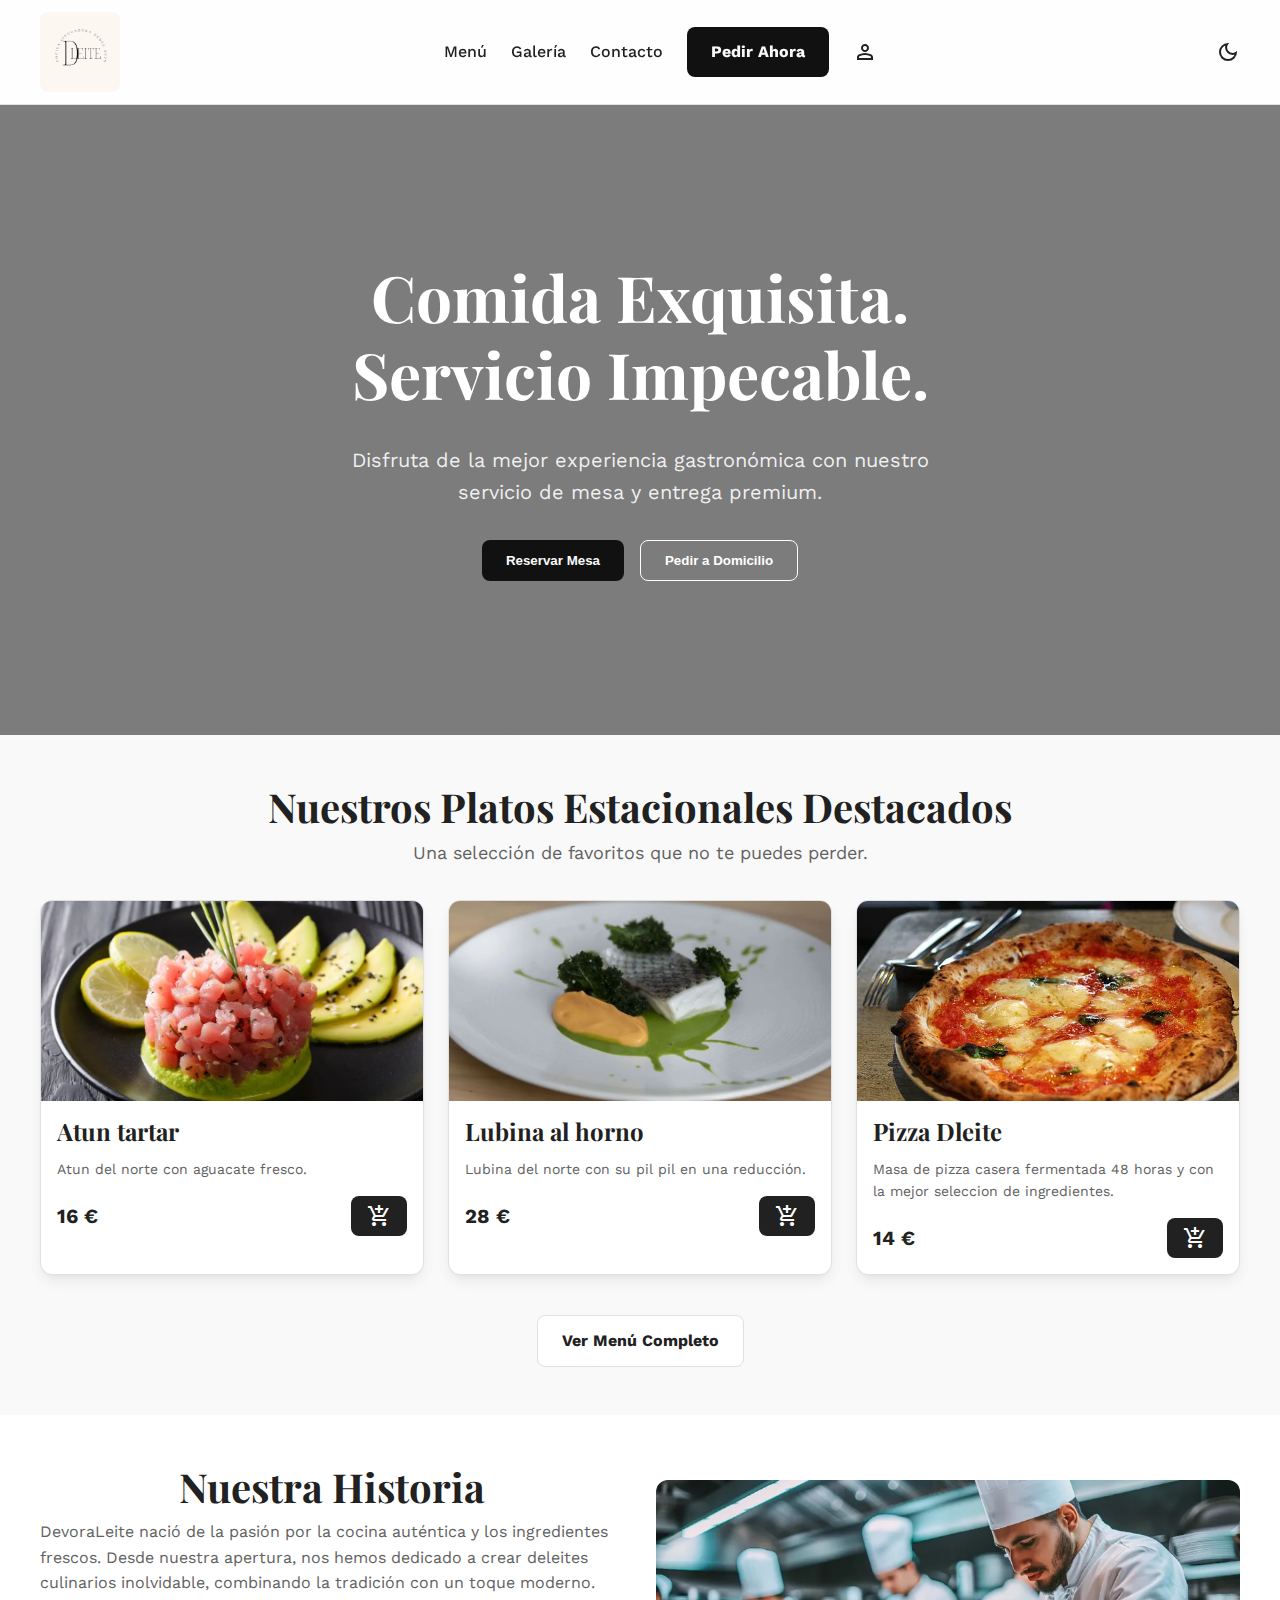
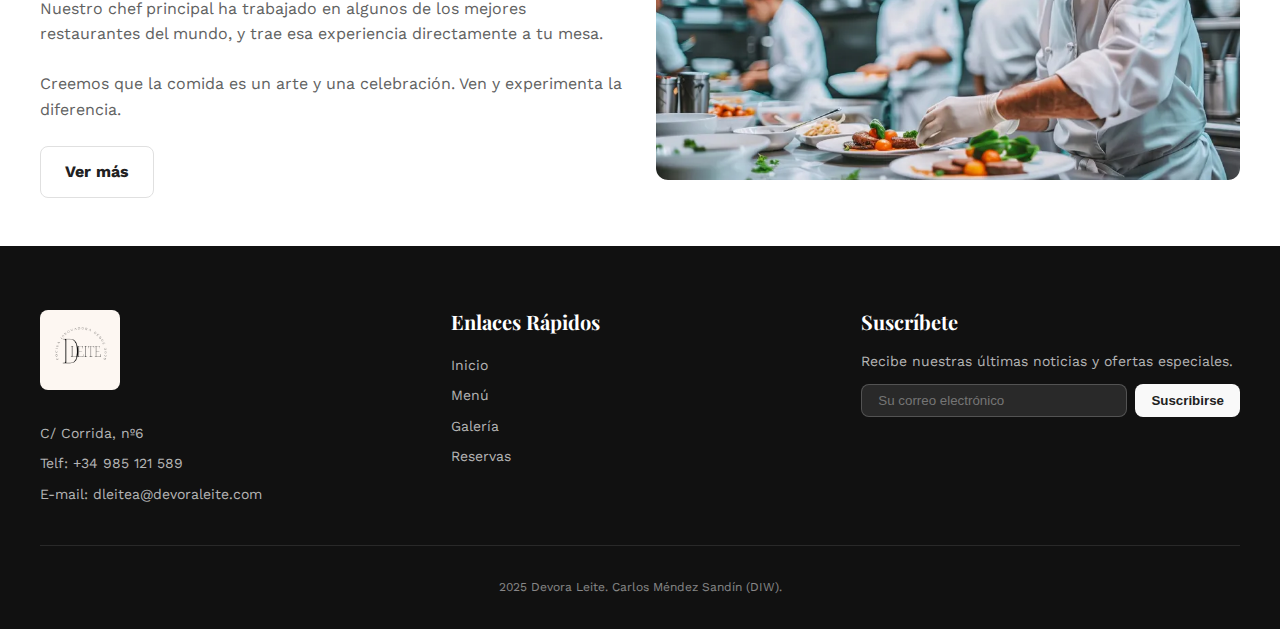
<file: index.html>
<!DOCTYPE html>
<html lang="es">

<head>
    <meta charset="utf-8" />
    <meta name="viewport" content="width=device-width, initial-scale=1.0" />
    <title>DevoraLeite</title>
    <link
        href="https://fonts.googleapis.com/css2?family=Playfair+Display:wght@700&amp;family=Work+Sans:ital,wght@0,100..900;1,100..900&amp;display=swap"
        rel="stylesheet" />
    <link
        href="https://fonts.googleapis.com/css2?family=Material+Symbols+Outlined:opsz,wght,FILL,GRAD@20..48,100..700,0..1,-50..200"
        rel="stylesheet" />
    <link rel="icon" type="image/png" href="fotos/DLeite.png">
    <link rel="stylesheet" href="styles.css" />
</head>

<body>
    <div class="contenedor-principal">
        <div class="contenedor-contenido">

            <header class="encabezado">
                <div class="contenedor-limite">
                    <div class="encabezado-contenido">
                        <a href="index.html" class="logo">
                            <img src="fotos/DLeite.png" alt="Logo de Devora Leite">
                        </a>
                        <nav class="navegacion" role="navigation">
                            <a href="menu/menu.html" class="enlace-navegacion">Menú</a>
                            <a href="galeria.html" class="enlace-navegacion">Galería</a>
                            <a href="contacto.html" class="enlace-navegacion">Contacto</a>
                            <a href="pedido.html" class="boton-primario boton-pedido">Pedir Ahora</a>
                            <a href="cuenta.html" class="enlace-navegacion icono-cuenta" title="Mi Cuenta">
                                <span class="material-symbols-outlined">person</span>
                            </a>
                        </nav>
                        <button class="menu-toggle" id="menu-toggle" aria-label="Abrir menú móvil">
                            <span class="material-symbols-outlined icono-menu">menu</span>
                        </button>
                        <button class="modo-oscuro-toggle" id="modo-oscuro-toggle" aria-label="Alternar modo oscuro">
                            <span class="material-symbols-outlined icono-sol">light_mode</span>
                            <span class="material-symbols-outlined icono-luna">dark_mode</span>
                        </button>
                    </div>
                </div>
            </header>

            <nav class="menu-movil-contenedor" id="menu-movil" role="navigation">
                <a href="menu/menu.html" class="enlace-navegacion-movil">Menú</a>
                <a href="galeria.html" class="enlace-navegacion-movil">Galería</a>
                <a href="contacto.html" class="enlace-navegacion-movil">Contacto</a>
                <a href="cuenta.html" class="enlace-navegacion-movil">Mi Cuenta</a>
            </nav>

            <main class="contenido-principal">
                <section class="seccion seccion-hero">
                    <div class="contenedor-limite hero-contenido">
                        <div class="hero-texto">
                            <h1 class="hero-titulo">Comida Exquisita. Servicio Impecable.</h1>
                            <p class="hero-subtitulo">
                                Disfruta de la mejor experiencia gastronómica con nuestro servicio de mesa y entrega
                                premium.
                            </p>
                            <div class="hero-acciones">
                                <button class="boton-primario">Reservar Mesa</button>
                                <button class="boton-secundario">Pedir a Domicilio</button>
                            </div>
                        </div>
                    </div>
                </section>

                <section class="seccion seccion-destacados">
                    <div class="contenedor-limite">
                        <h2 class="titulo-seccion">Nuestros Platos Estacionales Destacados</h2>
                        <p class="subtitulo-seccion">Una selección de favoritos que no te puedes perder.</p>
                        <div class="grid-platos-destacados">

                            <div class="tarjeta-plato">
                                <div class="tarjeta-imagen"
                                    style="background-image: url('fotos/especialidades.png');">
                                </div>
                                <div class="tarjeta-cuerpo">
                                    <h3 class="tarjeta-titulo">Atun tartar</h3>
                                    <p class="tarjeta-descripcion">Atun del norte con aguacate fresco.</p>
                                    <div class="tarjeta-pie">
                                        <p class="tarjeta-precio">16 €</p>
                                        <button class="boton-agregar">
                                            <span class="material-symbols-outlined">add_shopping_cart</span>
                                        </button>
                                    </div>
                                </div>
                            </div>

                            <div class="tarjeta-plato">
                                <div class="tarjeta-imagen"
                                    style="background-image: url('fotos/especialidades_2.png');">
                                </div>
                                <div class="tarjeta-cuerpo">
                                    <h3 class="tarjeta-titulo">Lubina al horno</h3>
                                    <p class="tarjeta-descripcion">Lubina del norte con su pil pil en una reducción.</p>
                                    <div class="tarjeta-pie">
                                        <p class="tarjeta-precio">28 €</p>
                                        <button class="boton-agregar">
                                            <span class="material-symbols-outlined">add_shopping_cart</span>
                                        </button>
                                    </div>
                                </div>
                            </div>

                            <div class="tarjeta-plato">
                                <div class="tarjeta-imagen"
                                    style="background-image: url('fotos/especialidades_3.png');">
                                </div>
                                <div class="tarjeta-cuerpo">
                                    <h3 class="tarjeta-titulo">Pizza Dleite</h3>
                                    <p class="tarjeta-descripcion">Masa de pizza casera fermentada 48 horas y con la mejor seleccion de ingredientes.</p>
                                    <div class="tarjeta-pie">
                                        <p class="tarjeta-precio">14 €</p>
                                        <button class="boton-agregar">
                                            <span class="material-symbols-outlined">add_shopping_cart</span>
                                        </button>
                                    </div>
                                </div>
                            </div>

                        </div>
                        <div class="destacados-ver-mas">
                            <a href="menu/menu.html" class="boton-ver-menu">Ver Menú Completo</a>
                        </div>
                    </div>
                </section>

                <section class="seccion seccion-acerca-de">
                    <div class="contenedor-limite grid-acerca-de">
                        <div class="acerca-de-texto">
                            <h2 class="titulo-seccion">Nuestra Historia</h2>
                            <p class="parrafo-acerca-de">
                                DevoraLeite nació de la pasión por la cocina auténtica y los ingredientes frescos. Desde
                                nuestra apertura, nos hemos dedicado a crear deleites culinarios inolvidable, combinando la
                                tradición con un toque moderno. Nuestro chef principal ha trabajado en algunos
                                de los mejores restaurantes del mundo, y trae esa experiencia directamente a tu mesa.
                            </p>
                            <p class="parrafo-acerca-de">
                                Creemos que la comida es un arte y una celebración. Ven y experimenta la diferencia.
                            </p>
                            <a href="galeria.html" class="boton-ver-menu">Ver más</a>
                        </div>
                        <div class="acerca-de-imagen"
                            style="background-image: url('fotos/sobre_3.png');">
                        </div>
                    </div>
                </section>
            </main>

            <footer class="pie-pagina">
                <div class="contenedor-limite">
                    <div class="pie-grid">
                        <div class="pie-columna">
                            <a href="index.html" class="logo">
                            <img src="fotos/DLeite.png" alt="Logo de Devora Leite">
                            </a>
                            <p class="pie-info">C/ Corrida, nº6</p>
                            <p class="pie-info">Telf: +34 985 121 589</p>
                            <p class="pie-info">E-mail: dleitea@devoraleite.com</p>
                        </div>
                        <div class="pie-columna">
                            <h3 class="pie-titulo">Enlaces Rápidos</h3>
                            <ul class="pie-lista">
                                <li><a href="index.html">Inicio</a></li>
                                <li><a href="menu/menu.html">Menú</a></li>
                                <li><a href="galeria.html">Galería</a></li>
                                <li><a href="contacto.html">Reservas</a></li>
                            </ul>
                        </div>
                        <div class="pie-columna">
                            <h3 class="pie-titulo">Suscríbete</h3>
                            <p class="pie-info">Recibe nuestras últimas noticias y ofertas especiales.</p>
                            <form class="formulario-suscripcion">
                                <input class="input-suscripcion" placeholder="Su correo electrónico" type="email" />
                                <button class="boton-suscripcion" type="submit">Suscribirse</button>
                            </form>
                        </div>
                    </div>
                    <div class="pie-derechos">
                        <p> 2025 Devora Leite. Carlos Méndez Sandín (DIW).</p>
                    </div>
                </div>
            </footer>
        </div>
    </div>
    <script src="scripts.js"></script>
</body>

</html>
</file>
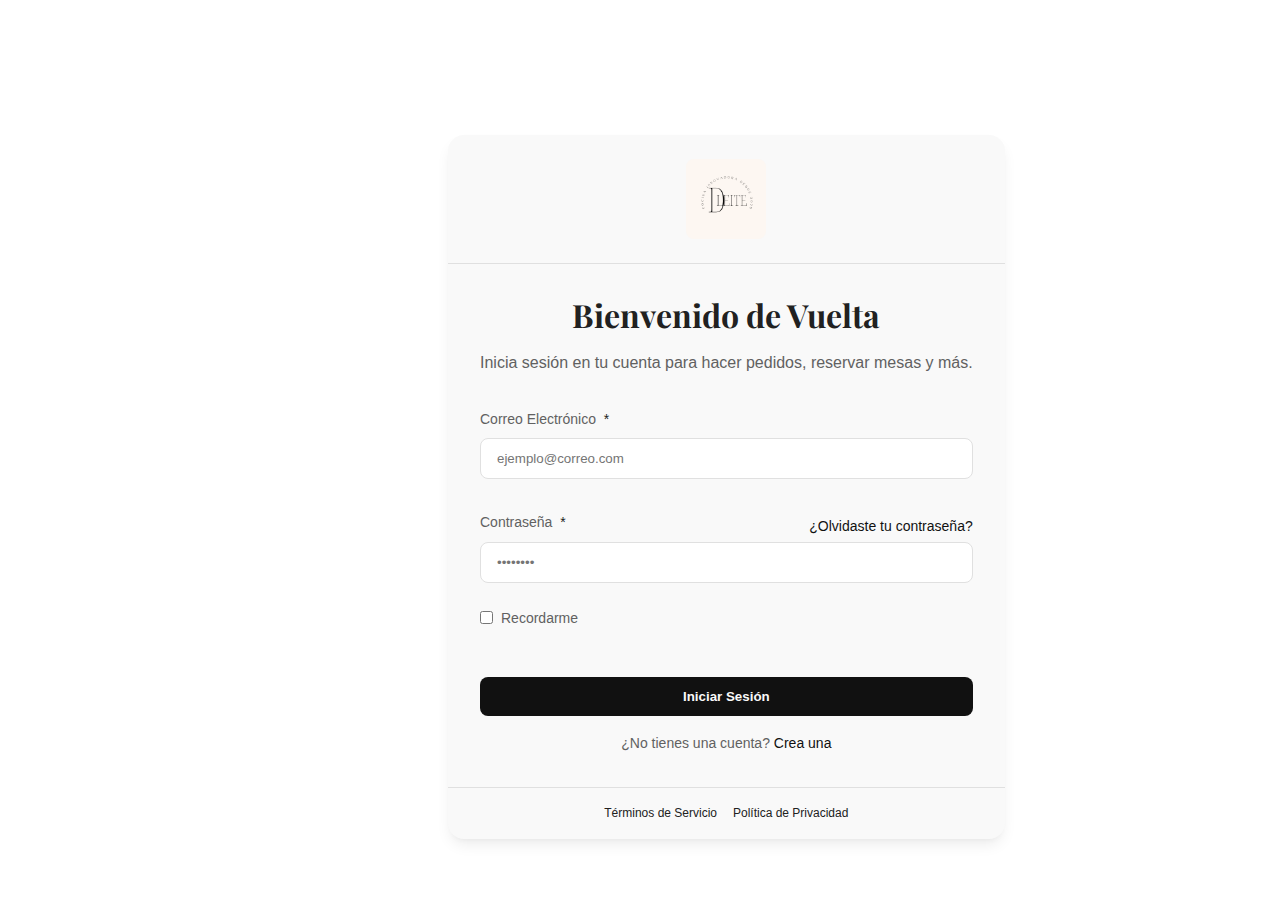
<file: autenticar.html>
<!DOCTYPE html>
<html lang="es">

<head>
    <meta charset="utf-8" />
    <meta name="viewport" content="width=device-width, initial-scale=1.0" />
    <title>Login Usuario DevoraLeite</title>
    <link
        href="https://fonts.googleapis.com/css2?family=Playfair+Display:wght@700&amp;family=Public+Sans:wght@400;500;700;900&amp;display=swap"
        rel="stylesheet" />
    <link
        href="https://fonts.googleapis.com/css2?family=Material+Symbols+Outlined:wght,FILL@100..700,0..1&amp;display=swap"
        rel="stylesheet" />
    <link rel="icon" type="image/png" href="fotos/DLeite.png">
    <link rel="stylesheet" href="styles.css" />
</head>

<body class="cuerpo-autenticacion">
    <div class="contenedor-principal">
        <div class="contenedor-centrado">
            <div class="tarjeta-autenticacion">

                <header class="autenticacion-encabezado">
                    <a href="index.html" class="logo">
                        <img src="fotos/DLeite.png" alt="Logo de Devora Leite">
                    </a>
                </header>

                <main class="autenticacion-cuerpo">
                    <div class="autenticacion-titulo">
                        <h1 class="autenticacion-h1">Bienvenido de Vuelta</h1>
                        <p class="autenticacion-subtitulo">
                            Inicia sesión en tu cuenta para hacer pedidos, reservar mesas y más.
                        </p>
                    </div>

                    <form class="formulario-autenticacion" action="" method="POST">
                        <div class="campo-grupo">
                            <label class="etiqueta-campo requerido" for="email">Correo Electrónico</label>
                            <input class="input-campo" id="email" name="correo_usuario" type="email" placeholder="ejemplo@correo.com" required autocomplete="username" />
                        </div>
                        <div class="campo-grupo">
                            <div class="campo-alineado">
                                <label class="etiqueta-campo requerido" for="password">Contraseña</label>
                                <a class="enlace-olvido-contrasena" href="#">¿Olvidaste tu contraseña?</a>
                            </div>
                            <input class="input-campo" id="password" name="contrasena_usuario" type="password" placeholder="••••••••" required autocomplete="current-password" />
                        </div>
                        <div class="campo-grupo grupo-checkbox">
                            <input class="input-checkbox" id="remember" name="recordarme" type="checkbox" />
                            <label class="etiqueta-checkbox" for="remember">Recordarme</label>
                        </div>
                        <div class="autenticacion-acciones">
                            <button class="boton-primario boton-sesion" type="submit">Iniciar Sesión</button>
                            <p class="autenticacion-registro">
                                ¿No tienes una cuenta? <a class="enlace-registro" href="#">Crea una</a>
                            </p>
                        </div>
                    </form>
                </main>

                <footer class="autenticacion-pie">
                    <div class="autenticacion-enlaces">
                        <a href="#">Términos de Servicio</a>
                        <a href="#">Política de Privacidad</a>
                    </div>
                </footer>
            </div>
        </div>
    </div>
    <script src="scripts.js"></script>
</body>

</html>
</file>
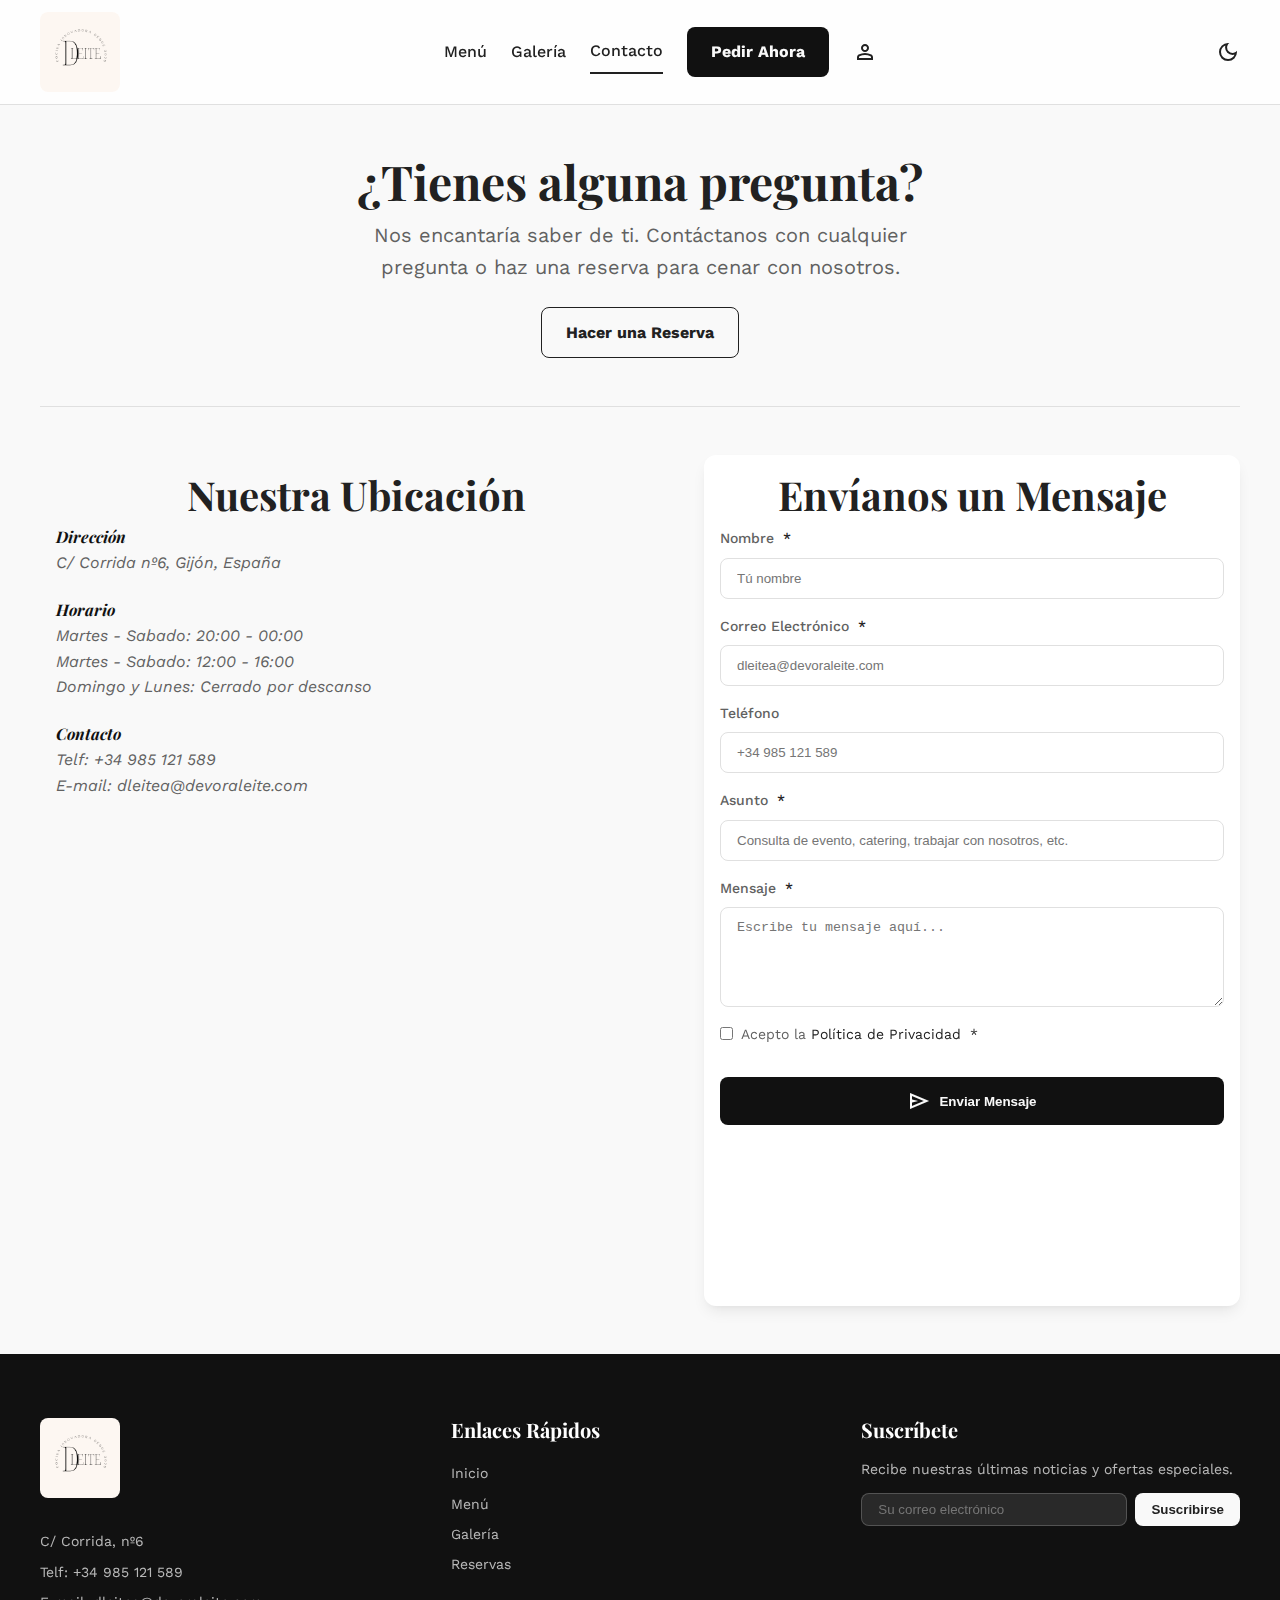
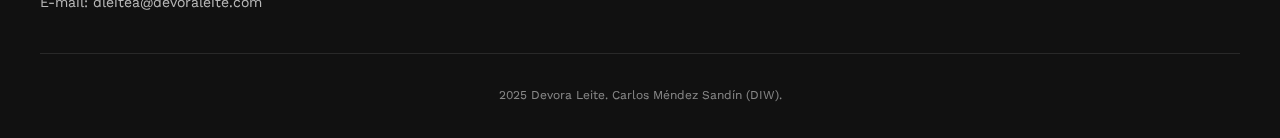
<file: contacto.html>
<!DOCTYPE html>
<html lang="es">

<head>
    <meta charset="utf-8" />
    <meta name="viewport" content="width=device-width, initial-scale=1.0" />
    <title>Contacto DevoraLeite</title>
    <link
        href="https://fonts.googleapis.com/css2?family=Playfair+Display:wght@700&amp;family=Work+Sans:wght@400;500;700;800;900&amp;display=swap"
        rel="stylesheet" />
    <link
        href="https://fonts.googleapis.com/css2?family=Material+Symbols+Outlined:wght,FILL@100..700,0..1&amp;display=swap"
        rel="stylesheet" />
    <link rel="icon" type="image/png" href="fotos/DLeite.png">
    <link rel="stylesheet" href="styles.css" />
</head>

<body>
    <div class="contenedor-principal">
        <div class="contenedor-contenido">

            <header class="encabezado">
                <div class="contenedor-limite">
                    <div class="encabezado-contenido">
                        <a href="index.html" class="logo">
                            <img src="fotos/DLeite.png" alt="Logo de Devora Leite">
                        </a>
                        <nav class="navegacion" role="navigation">
                            <a href="menu/menu.html" class="enlace-navegacion">Menú</a>
                            <a href="galeria.html" class="enlace-navegacion">Galería</a>
                            <a href="contacto.html" class="enlace-navegacion enlace-activo">Contacto</a>
                            <a href="pedido.html" class="boton-primario boton-pedido">Pedir Ahora</a>
                            <a href="cuenta.html" class="enlace-navegacion icono-cuenta" title="Mi Cuenta">
                                <span class="material-symbols-outlined">person</span>
                            </a>
                        </nav>
                        <button class="menu-toggle" id="menu-toggle" aria-label="Abrir menú móvil">
                            <span class="material-symbols-outlined icono-menu">menu</span>
                        </button>
                        <button class="modo-oscuro-toggle" id="modo-oscuro-toggle" aria-label="Alternar modo oscuro">
                            <span class="material-symbols-outlined icono-sol">light_mode</span>
                            <span class="material-symbols-outlined icono-luna">dark_mode</span>
                        </button>
                    </div>
                </div>
            </header>

            <nav class="menu-movil-contenedor" id="menu-movil" role="navigation">
                <a href="menu/menu.html" class="enlace-navegacion-movil">Menú</a>
                <a href="galeria.html" class="enlace-navegacion-movil">Galería</a>
                <a href="contacto.html" class="enlace-navegacion-movil enlace-activo">Contacto</a>
                <a href="cuenta.html" class="enlace-navegacion-movil">Mi Cuenta</a>
            </nav>

            <main class="contenido-principal">
                <div class="contenedor-limite">

                    <section class="seccion seccion-contacto-hero">
                        <div class="contacto-hero-texto">
                            <h1 class="contacto-hero-titulo">¿Tienes alguna pregunta?</h1>
                            <p class="contacto-hero-subtitulo">
                                Nos encantaría saber de ti. Contáctanos con cualquier pregunta o haz una reserva para
                                cenar con nosotros.
                            </p>
                        </div>
                        <a href="#" class="boton-secundario boton-reserva">Hacer una Reserva</a>
                    </section>

                    <section class="seccion grid-contacto">

                        <div class="contacto-informacion">
                            <h2 class="titulo-seccion">Nuestra Ubicación</h2>
                            <address class="datos-contacto">
                                <div class="dato-item">
                                    <h3 class="dato-titulo">Dirección</h3>
                                    <p class="dato-texto">C/ Corrida nº6, Gijón, España</p>
                                </div>
                                <div class="dato-item">
                                    <h3 class="dato-titulo">Horario</h3>
                                    <p class="dato-texto">Martes - Sabado: 20:00 - 00:00</p>
                                    <p class="dato-texto">Martes - Sabado: 12:00 - 16:00</p>
                                    <p class="dato-texto">Domingo y Lunes: Cerrado por descanso</p>
                                </div>
                                <div class="dato-item">
                                    <h3 class="dato-titulo">Contacto</h3>
                                    <p class="dato-texto">Telf: +34 985 121 589</p>
                                    <p class="dato-texto">E-mail: dleitea@devoraleite.com</p>
                                </div>
                            </address>
                            <div class="mapa-placeholder">
                                <iframe
                                    src="https://www.google.com/maps/embed?pb=!1m18!1m12!1m3!1d1719.6256886079102!2d-5.665059991513617!3d43.542913034729175!2m3!1f0!2f0!3f0!3m2!1i1024!2i768!4f13.1!3m3!1m2!1s0xd367c6700558f6d%3A0x914b9a44643eab1f!2sC.%20Corrida%2C%206%2C%20Centro%2C%2033206%20Gij%C3%B3n%2C%20Asturias!5e0!3m2!1ses!2ses!4v1764757256219!5m2!1ses!2ses"
                                    width="600" height="450" style="border:0; border-radius: .7rem;" allowfullscreen=""
                                    loading="lazy" referrerpolicy="no-referrer-when-downgrade"></iframe>
                            </div>
                        </div>

                        <div class="contacto-formulario-contenedor">
                            <h2 class="titulo-seccion">Envíanos un Mensaje</h2>
                            <form class="formulario-contacto" action="" method="POST">
                                <div class="campo-grupo">
                                    <label class="etiqueta-campo requerido" for="name">Nombre</label>
                                    <input class="input-campo" id="name" name="nombre_usuario" placeholder="Tú nombre" type="text" required autocomplete="name" />
                                </div>
                                <div class="campo-grupo">
                                    <label class="etiqueta-campo requerido" for="email">Correo Electrónico</label>
                                    <input class="input-campo" id="email" name="correo_usuario"placeholder="dleitea@devoraleite.com" type="email" required autocomplete="email" />
                                </div>
                                <div class="campo-grupo">
                                    <label class="etiqueta-campo" for="phone">Teléfono</label>
                                    <input class="input-campo" id="phone" name="telefono_usuario" placeholder="+34 985 121 589" type="tel" autocomplete="tel" />
                                </div>
                                <div class="campo-grupo">
                                    <label class="etiqueta-campo requerido" for="subject">Asunto</label>
                                    <input class="input-campo" id="subject" name="asunto" placeholder="Consulta de evento, catering, trabajar con nosotros, etc." type="text" required />
                                </div>
                                <div class="campo-grupo">
                                    <label class="etiqueta-campo requerido" for="message">Mensaje</label>
                                    <textarea class="input-campo textarea-campo" id="message" name="mensaje_usuario" rows="4" placeholder="Escribe tu mensaje aquí..." required></textarea>
                                </div>
                                <div class="campo-grupo grupo-checkbox">
                                    <input class="input-checkbox" id="acepto_privacidad" name="acepto_privacidad" type="checkbox" required />
                                    <label class="etiqueta-checkbox requerido" for="acepto_privacidad">Acepto la <a href="#">Política de Privacidad</a></label>
                                </div>
                                <button class="boton-primario boton-enviar-formulario" type="submit">
                                    <span class="material-symbols-outlined">send</span>
                                    Enviar Mensaje
                                </button>
                            </form>
                        </div>
                    </section>
                </div>
            </main>

            <footer class="pie-pagina">
                <div class="contenedor-limite">
                    <div class="pie-grid">
                        <div class="pie-columna">
                            <a href="index.html" class="logo">
                                <img src="fotos/DLeite.png" alt="Logo de Devora Leite">
                            </a>
                            <p class="pie-info">C/ Corrida, nº6</p>
                            <p class="pie-info">Telf: +34 985 121 589</p>
                            <p class="pie-info">E-mail: dleitea@devoraleite.com</p>
                        </div>
                        <div class="pie-columna">
                            <h3 class="pie-titulo">Enlaces Rápidos</h3>
                            <ul class="pie-lista">
                                <li><a href="index.html">Inicio</a></li>
                                <li><a href="menu/menu.html">Menú</a></li>
                                <li><a href="galeria.html">Galería</a></li>
                                <li><a href="contacto.html">Reservas</a></li>
                            </ul>
                        </div>
                        <div class="pie-columna">
                            <h3 class="pie-titulo">Suscríbete</h3>
                            <p class="pie-info">Recibe nuestras últimas noticias y ofertas especiales.</p>
                            <form class="formulario-suscripcion">
                                <input class="input-suscripcion" placeholder="Su correo electrónico" type="email" />
                                <button class="boton-suscripcion" type="submit">Suscribirse</button>
                            </form>
                        </div>
                    </div>
                    <div class="pie-derechos">
                        <p> 2025 Devora Leite. Carlos Méndez Sandín (DIW).</p>
                    </div>
                </div>
            </footer>
        </div>
    </div>
    <script src="scripts.js"></script>
</body>

</html>
</file>
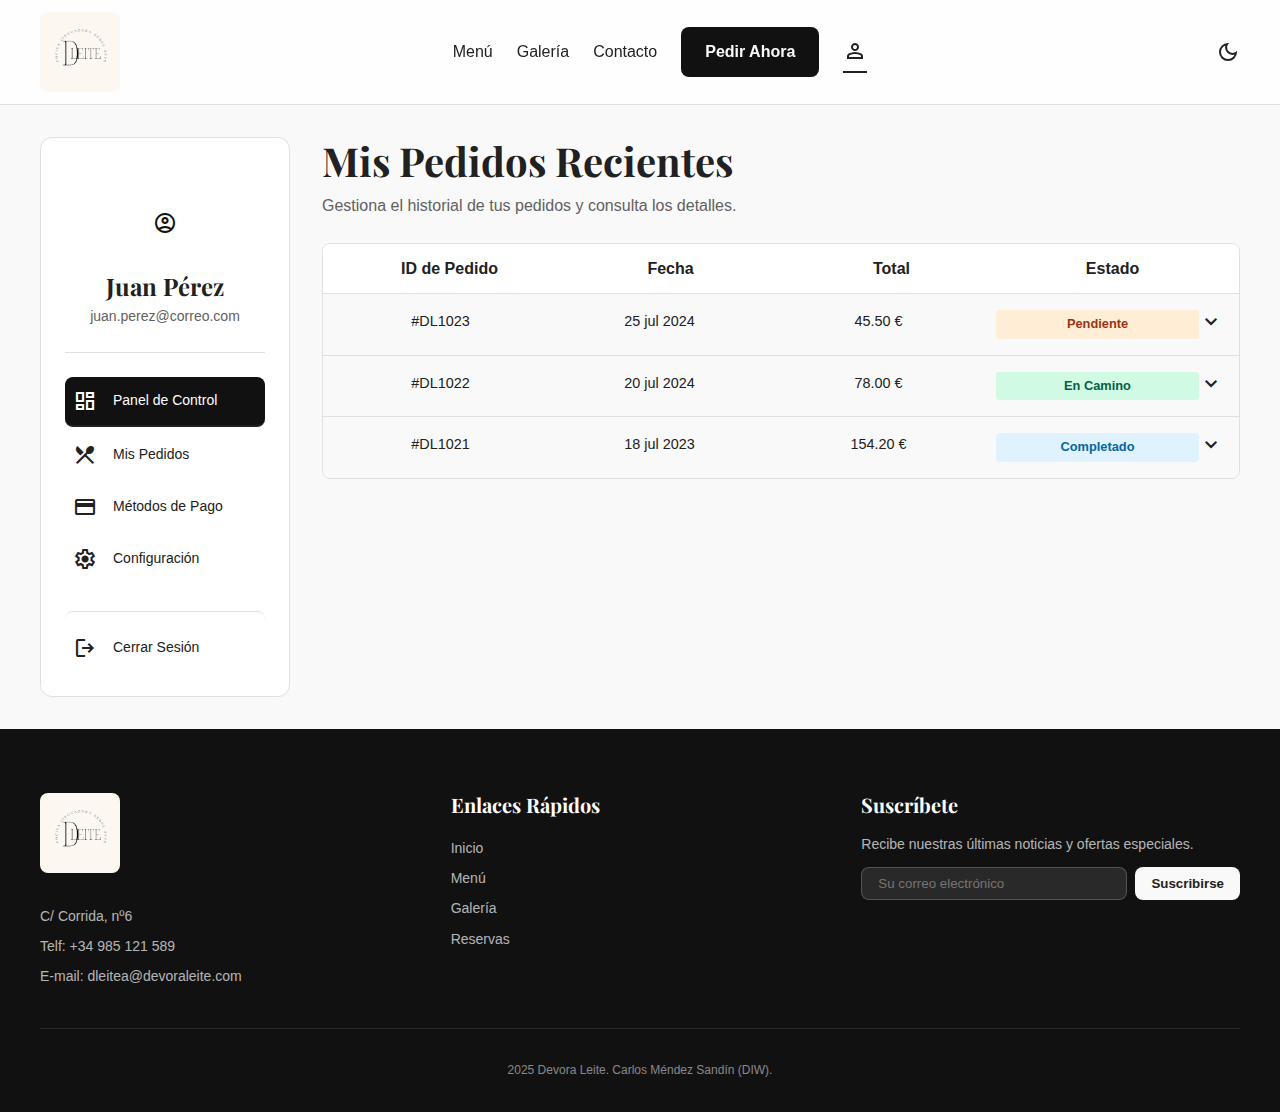
<file: cuenta.html>
<!DOCTYPE html>
<html lang="es">

<head>
    <meta charset="utf-8" />
    <meta name="viewport" content="width=device-width, initial-scale=1.0" />
    <title>Usuario y Pedidos DevoraLeite</title>
    <link
        href="https://fonts.googleapis.com/css2?family=Playfair+Display:wght@700&amp;family=Manrope:wght@400;500;600;700;800&amp;display=swap"
        rel="stylesheet" />
    <link
        href="https://fonts.googleapis.com/css2?family=Material+Symbols+Outlined:opsz,wght,FILL,GRAD@20..48,100..700,0..1,-50..200"
        rel="stylesheet" />
    <link rel="icon" type="image/png" href="fotos/DLeite.png">
    <link rel="stylesheet" href="styles.css" />
</head>

<body class="cuerpo-cuenta">
    <div class="contenedor-principal">
        <div class="contenedor-contenido">

            <header class="encabezado encabezado-cuenta">
                <div class="contenedor-limite">
                    <div class="encabezado-contenido">
                        <a href="index.html" class="logo">
                            <img src="fotos/DLeite.png" alt="Logo de Devora Leite">
                        </a>
                        <nav class="navegacion" role="navigation">
                            <a href="menu/menu.html" class="enlace-navegacion">Menú</a>
                            <a href="galeria.html" class="enlace-navegacion">Galería</a>
                            <a href="contacto.html" class="enlace-navegacion">Contacto</a>
                            <a href="pedido.html" class="boton-primario boton-pedido">Pedir Ahora</a>
                            <a href="cuenta.html" class="enlace-navegacion icono-cuenta enlace-activo"
                                title="Mi Cuenta">
                                <span class="material-symbols-outlined">person</span>
                            </a>
                        </nav>
                        <button class="menu-toggle" id="menu-toggle" aria-label="Abrir menú móvil">
                            <span class="material-symbols-outlined icono-menu">menu</span>
                        </button>
                        <button class="modo-oscuro-toggle" id="modo-oscuro-toggle" aria-label="Alternar modo oscuro">
                            <span class="material-symbols-outlined icono-sol">light_mode</span>
                            <span class="material-symbols-outlined icono-luna">dark_mode</span>
                        </button>
                    </div>
                </div>
            </header>

            <nav class="menu-movil-contenedor" id="menu-movil" role="navigation">
                <a href="menu/menu.html" class="enlace-navegacion-movil">Menú</a>
                <a href="galeria.html" class="enlace-navegacion-movil">Galería</a>
                <a href="contacto.html" class="enlace-navegacion-movil">Contacto</a>
                <a href="cuenta.html" class="enlace-navegacion-movil enlace-activo">Mi Cuenta</a>
            </nav>

            <main class="contenido-principal-cuenta">
                <div class="contenedor-limite grid-cuenta">

                    <aside class="barra-lateral-cuenta">
                        <div class="usuario-perfil">
                            <div class="icono-perfil-grande">
                                <span class="material-symbols-outlined">account_circle</span>
                            </div>
                            <h2 class="nombre-usuario">Juan Pérez</h2>
                            <p class="email-usuario">juan.perez@correo.com</p>
                        </div>

                        <nav class="navegacion-cuenta" role="navigation">
                            <a href="#" class="enlace-cuenta enlace-activo">
                                <span class="material-symbols-outlined">dashboard</span>
                                <p>Panel de Control</p>
                            </a>
                            <a href="#" class="enlace-cuenta">
                                <span class="material-symbols-outlined">local_dining</span>
                                <p>Mis Pedidos</p>
                            </a>
                            <a href="#" class="enlace-cuenta">
                                <span class="material-symbols-outlined">credit_card</span>
                                <p>Métodos de Pago</p>
                            </a>
                            <a href="#" class="enlace-cuenta">
                                <span class="material-symbols-outlined">settings</span>
                                <p>Configuración</p>
                            </a>
                            <a href="autenticar.html" class="enlace-cuenta enlace-cerrar-sesion">
                                <span class="material-symbols-outlined">logout</span>
                                <p>Cerrar Sesión</p>
                            </a>
                        </nav>
                    </aside>

                    <div class="contenido-cuenta">

                        <section class="seccion-pedidos">
                            <h1 class="titulo-pagina-cuenta">Mis Pedidos Recientes</h1>
                            <p class="subtitulo-pagina-cuenta">Gestiona el historial de tus pedidos y consulta los
                                detalles.</p>

                            <div class="lista-pedidos">

                                <div class="fila-encabezado-pedido">
                                    <span>ID de Pedido</span>
                                    <span>Fecha</span>
                                    <span>Total</span>
                                    <span>Estado</span>
                                </div>

                                <details class="item-pedido">
                                    <summary class="resumen-pedido">
                                        <div class="info-pedido-resumen">
                                            <span>#DL1023</span>
                                            <span>25 jul 2024</span>
                                            <span>45.50 €</span>
                                            <span class="estado-pedido estado-pendiente">Pendiente</span>
                                        </div>
                                        <span class="material-symbols-outlined icono-colapsar">expand_more</span>
                                    </summary>
                                    <div class="detalle-pedido-expandido">
                                        <p class="texto-detalle-pedido">Vista detallada del pedido #DL1023...</p>
                                    </div>
                                </details>

                                <details class="item-pedido">
                                    <summary class="resumen-pedido">
                                        <div class="info-pedido-resumen">
                                            <span>#DL1022</span>
                                            <span>20 jul 2024</span>
                                            <span>78.00 €</span>
                                            <span class="estado-pedido estado-en-camino">En Camino</span>
                                        </div>
                                        <span class="material-symbols-outlined icono-colapsar">expand_more</span>
                                    </summary>
                                    <div class="detalle-pedido-expandido">
                                        <p class="texto-detalle-pedido">Vista detallada del pedido #DL1022...</p>
                                    </div>
                                </details>

                                <details class="item-pedido">
                                    <summary class="resumen-pedido">
                                        <div class="info-pedido-resumen">
                                            <span>#DL1021</span>
                                            <span>18 jul 2023</span>
                                            <span>154.20 €</span>
                                            <span class="estado-pedido estado-completado">Completado</span>
                                        </div>
                                        <span class="material-symbols-outlined icono-colapsar">expand_more</span>
                                    </summary>
                                    <div class="detalle-pedido-expandido">
                                        <p class="texto-detalle-pedido">Vista detallada del pedido #DL1021...</p>
                                    </div>
                                </details>
                            </div>
                        </section>
                    </div>
                </div>
            </main>

            <footer class="pie-pagina">
                <div class="contenedor-limite">
                    <div class="pie-grid">
                        <div class="pie-columna">
                            <a href="index.html" class="logo">
                            <img src="fotos/DLeite.png" alt="Logo de Devora Leite">
                            </a>
                            <p class="pie-info">C/ Corrida, nº6</p>
                            <p class="pie-info">Telf: +34 985 121 589</p>
                            <p class="pie-info">E-mail: dleitea@devoraleite.com</p>
                        </div>
                        <div class="pie-columna">
                            <h3 class="pie-titulo">Enlaces Rápidos</h3>
                            <ul class="pie-lista">
                                <li><a href="index.html">Inicio</a></li>
                                <li><a href="menu/menu.html">Menú</a></li>
                                <li><a href="galeria.html">Galería</a></li>
                                <li><a href="contacto.html">Reservas</a></li>
                            </ul>
                        </div>
                        <div class="pie-columna">
                            <h3 class="pie-titulo">Suscríbete</h3>
                            <p class="pie-info">Recibe nuestras últimas noticias y ofertas especiales.</p>
                            <form class="formulario-suscripcion">
                                <input class="input-suscripcion" placeholder="Su correo electrónico" type="email" />
                                <button class="boton-suscripcion" type="submit">Suscribirse</button>
                            </form>
                        </div>
                    </div>
                    <div class="pie-derechos">
                        <p> 2025 Devora Leite. Carlos Méndez Sandín (DIW).</p>
                    </div>
                </div>
            </footer>

        </div>
    </div>
    <script src="scripts.js"></script>
</body>

</html>
</file>
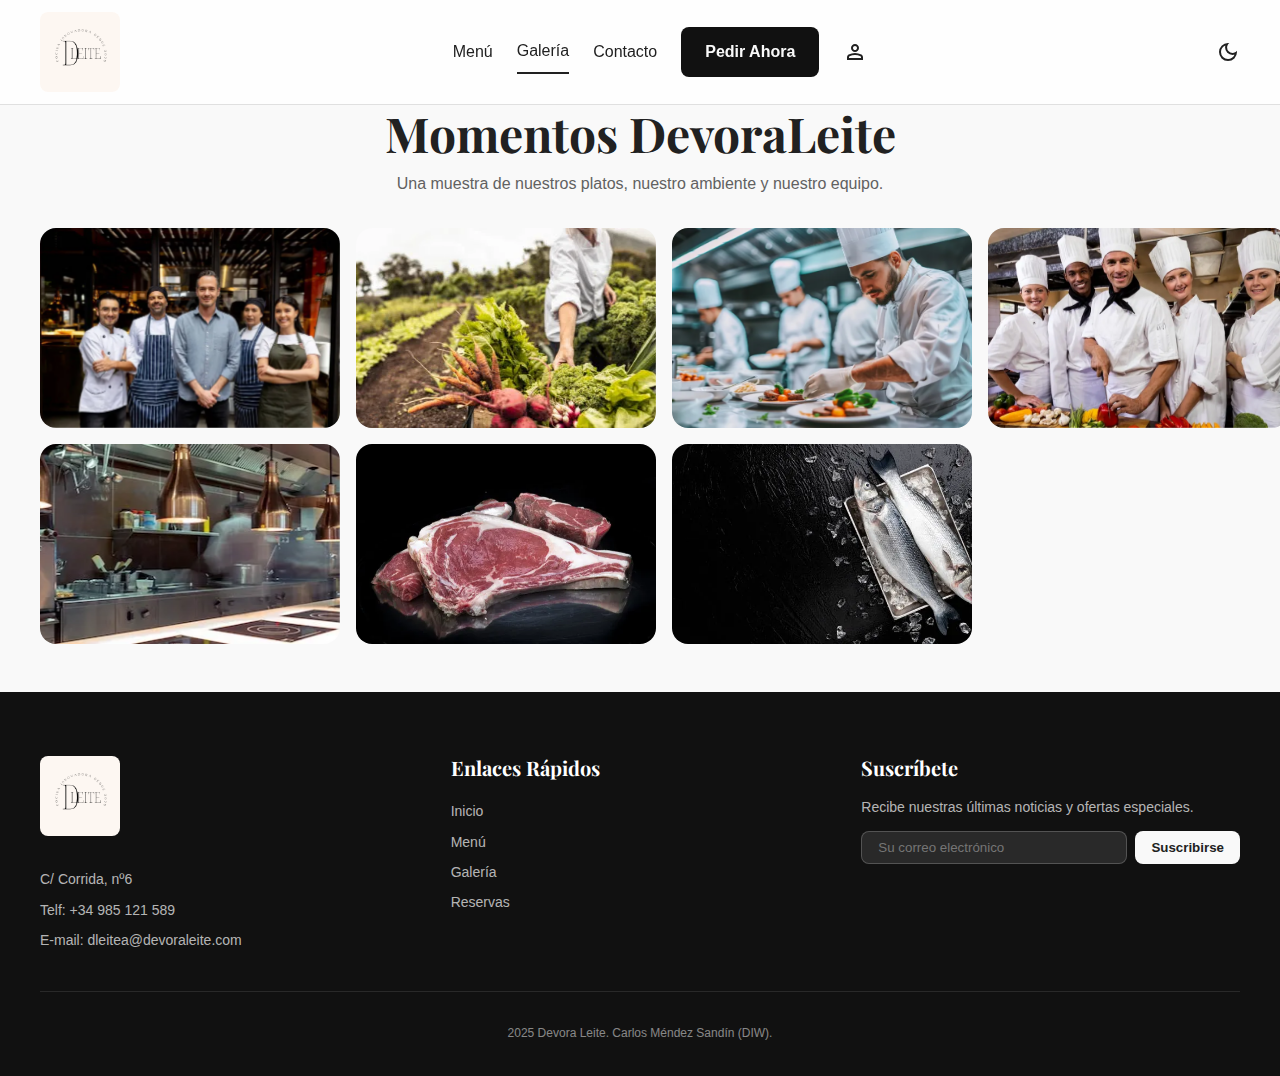
<file: galeria.html>
<!DOCTYPE html>
<html lang="es">

<head>
    <meta charset="utf-8" />
    <meta name="viewport" content="width=device-width, initial-scale=1.0" />
    <title>Galería de Fotos DevoraLeite</title>
    <link
        href="https://fonts.googleapis.com/css2?family=Playfair+Display:wght@700&amp;family=Epilogue:ital,wght@0,100..900;1,100..900&amp;display=swap"
        rel="stylesheet" />
    <link
        href="https://fonts.googleapis.com/css2?family=Material+Symbols+Outlined:opsz,wght,FILL,GRAD@20..48,100..700,0..1,-50..200"
        rel="stylesheet" />
    <link rel="icon" type="image/png" href="fotos/DLeite.png">
    <link rel="stylesheet" href="styles.css" />
</head>

<body>
    <div class="contenedor-principal">
        <div class="contenedor-contenido">

            <header class="encabezado">
                <div class="contenedor-limite">
                    <div class="encabezado-contenido">
                        <a href="index.html" class="logo">
                            <img src="fotos/DLeite.png" alt="Logo de Devora Leite">
                        </a>
                        <nav class="navegacion" role="navigation">
                            <a href="menu/menu.html" class="enlace-navegacion">Menú</a>
                            <a href="galeria.html" class="enlace-navegacion enlace-activo">Galería</a>
                            <a href="contacto.html" class="enlace-navegacion">Contacto</a>
                            <a href="pedido.html" class="boton-primario boton-pedido">Pedir Ahora</a>
                            <a href="cuenta.html" class="enlace-navegacion icono-cuenta" title="Mi Cuenta">
                                <span class="material-symbols-outlined">person</span>
                            </a>
                        </nav>
                        <button class="menu-toggle" id="menu-toggle" aria-label="Abrir menú móvil">
                            <span class="material-symbols-outlined icono-menu">menu</span>
                        </button>
                        <button class="modo-oscuro-toggle" id="modo-oscuro-toggle" aria-label="Alternar modo oscuro">
                            <span class="material-symbols-outlined icono-sol">light_mode</span>
                            <span class="material-symbols-outlined icono-luna">dark_mode</span>
                        </button>
                    </div>
                </div>
            </header>

            <nav class="menu-movil-contenedor" id="menu-movil" role="navigation">
                <a href="menu/menu.html" class="enlace-navegacion-movil">Menú</a>
                <a href="galeria.html" class="enlace-navegacion-movil enlace-activo">Galería</a>
                <a href="contacto.html" class="enlace-navegacion-movil">Contacto</a>
                <a href="cuenta.html" class="enlace-navegacion-movil">Mi Cuenta</a>
            </nav>

            <main class="contenido-principal">
                <div class="contenedor-limite">

                    <header class="seccion-encabezado">
                        <h1 class="titulo-pagina-galeria">Momentos DevoraLeite</h1>
                        <p class="subtitulo-pagina-galeria">Una muestra de nuestros platos, nuestro ambiente y nuestro
                            equipo.</p>
                    </header>

                    <section class="grid-galeria">

                        <div class="item-galeria">

                            <div class="contenedor-volteo">

                                <div class="cara-frontal" style="background-image: url('fotos/sobre_1.png');"
                                    data-alt="Nuestro equipo técnico">
                                </div>

                                <div class="cara-trasera">
                                    <h3>Equipo técnico</h3>
                                    <p>Nuestros profesionales dentro y fuera de los fogones.</p>
                                </div>

                            </div>

                        </div>

                        <div class="item-galeria">

                            <div class="contenedor-volteo">

                                <div class="cara-frontal" style="background-image: url('fotos/sobre_2.png');"
                                    data-alt="Nuestras huertas con productos de temporada y atemporales">
                                </div>

                                <div class="cara-trasera">
                                    <h3>Ingredientes de calidad</h3>
                                    <p>Directo de nuestro huerto a la mesa, para lograr el mejor deleite gastronómico.</p>
                                </div>

                            </div>

                        </div>

                        <div class="item-galeria">

                            <div class="contenedor-volteo">

                                <div class="cara-frontal" style="background-image: url('fotos/sobre_3.png');"
                                    data-alt="Nuestro equipo de chefs de cocina">
                                </div>

                                <div class="cara-trasera">
                                    <h3>Chefs de primera</h3>
                                    <p>Los mejores profesionales con experiencia en estrellas michelin para ofrecerte los mejores sabores.</p>
                                </div>

                            </div>

                        </div>

                        <div class="item-galeria">

                            <div class="contenedor-volteo">

                                <div class="cara-frontal" style="background-image: url('fotos/sobre_4.png');"
                                    data-alt="Foto de los chefs en sus funciones">
                                </div>

                                <div class="cara-trasera">
                                    <h3>Ambiente excelente</h3>
                                    <p>Muy buenos profesionales y mejores personas tanto dentro como fuera del trabajo.</p>
                                </div>

                            </div>

                        </div>

                        <div class="item-galeria">

                            <div class="contenedor-volteo">

                                <div class="cara-frontal" style="background-image: url('fotos/sobre_5.png');"
                                    data-alt="Foto de nuestras instalaciones de cocina">
                                </div>

                                <div class="cara-trasera">
                                    <h3>Las instalaciones</h3>
                                    <p>Ademas de tener las mejores instalaciones y utensilios tenemos la máxima limpieza posible.</p>
                                </div>

                            </div>

                        </div>

                        <div class="item-galeria">

                            <div class="contenedor-volteo">

                                <div class="cara-frontal" style="background-image: url('fotos/ingredientes_1.png');"
                                    data-alt="Una muestra de los chuletones de las ganaderias asturianas">
                                </div>

                                <div class="cara-trasera">
                                    <h3>Carnes de 1ª</h3>
                                    <p>Gracias a las ganaderias asturianas tenemos la mejor carne del norte de España IGP .</p>
                                </div>

                            </div>

                        </div>

                        <div class="item-galeria">

                            <div class="contenedor-volteo">

                                <div class="cara-frontal" style="background-image: url('fotos/ingredientes_2.png');"
                                    data-alt="Una muestra de los peces que traemos de la rula directamente">
                                </div>

                                <div class="cara-trasera">
                                    <h3>Pescado de calidad</h3>
                                    <p>Del mar a la mesa, todos los dias por la mañana nuestro chef principal se reune con los pescadores de la rula para traeros los mejores ejemplares.</p>
                                </div>

                            </div>

                        </div>

                    </section>
                </div>
            </main>

            <footer class="pie-pagina">
                <div class="contenedor-limite">
                    <div class="pie-grid">
                        <div class="pie-columna">
                            <a href="index.html" class="logo">
                                <img src="fotos/DLeite.png" alt="Logo de Devora Leite">
                            </a>
                            <p class="pie-info">C/ Corrida, nº6</p>
                            <p class="pie-info">Telf: +34 985 121 589</p>
                            <p class="pie-info">E-mail: dleitea@devoraleite.com</p>
                        </div>
                        <div class="pie-columna">
                            <h3 class="pie-titulo">Enlaces Rápidos</h3>
                            <ul class="pie-lista">
                                <li><a href="index.html">Inicio</a></li>
                                <li><a href="menu/menu.html">Menú</a></li>
                                <li><a href="galeria.html">Galería</a></li>
                                <li><a href="contacto.html">Reservas</a></li>
                            </ul>
                        </div>
                        <div class="pie-columna">
                            <h3 class="pie-titulo">Suscríbete</h3>
                            <p class="pie-info">Recibe nuestras últimas noticias y ofertas especiales.</p>
                            <form class="formulario-suscripcion">
                                <input class="input-suscripcion" placeholder="Su correo electrónico" type="email" />
                                <button class="boton-suscripcion" type="submit">Suscribirse</button>
                            </form>
                        </div>
                    </div>
                    <div class="pie-derechos">
                        <p> 2025 Devora Leite. Carlos Méndez Sandín (DIW).</p>
                    </div>
                </div>
            </footer>
        </div>
    </div>
    <script src="scripts.js"></script>
</body>

</html>
</file>
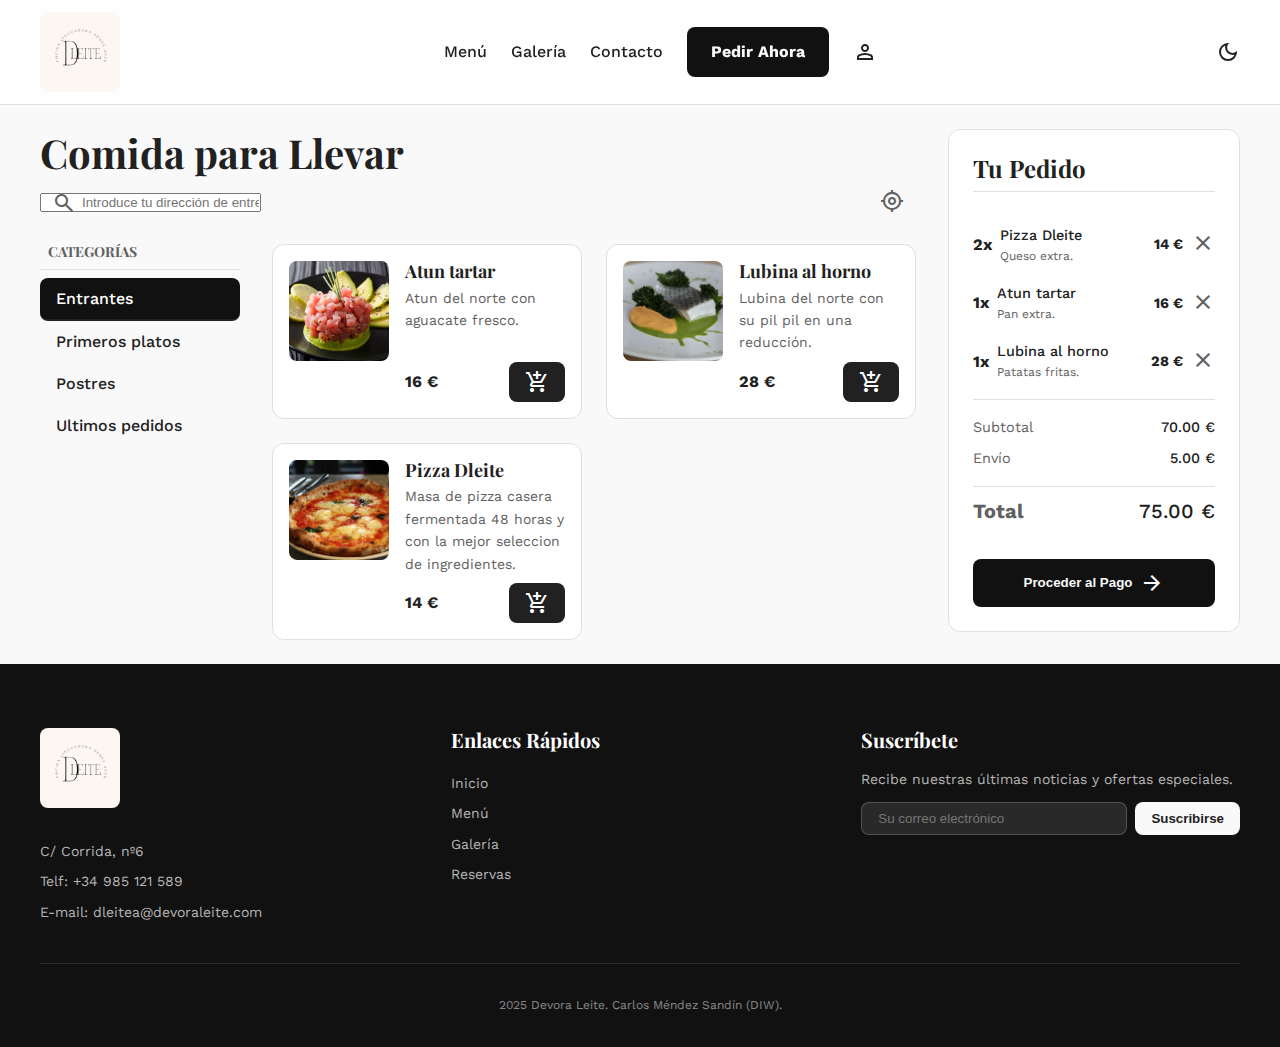
<file: pedido.html>
<!DOCTYPE html>
<html lang="es">

<head>
    <meta charset="utf-8" />
    <meta name="viewport" content="width=device-width, initial-scale=1.0" />
    <title>Pedido Online DevoraLeite</title>
    <link
        href="https://fonts.googleapis.com/css2?family=Playfair+Display:wght@700&amp;family=Work+Sans:wght@400;500;700;900&amp;display=swap"
        rel="stylesheet" />
    <link
        href="https://fonts.googleapis.com/css2?family=Material+Symbols+Outlined:opsz,wght,FILL,GRAD@20..48,100..700,0..1,0..200"
        rel="stylesheet" />
    <link rel="icon" type="image/png" href="fotos/DLeite.png">
    <link rel="stylesheet" href="styles.css" />
</head>

<body>
    <div class="contenedor-principal">

        <header class="encabezado encabezado-pedido">
            <div class="contenedor-limite">
                <div class="encabezado-contenido">
                    <a href="index.html" class="logo">
                            <img src="fotos/DLeite.png" alt="Logo de Devora Leite">
                    </a>
                    <nav class="navegacion" role="navigation">
                            <a href="menu/menu.html" class="enlace-navegacion">Menú</a>
                            <a href="galeria.html" class="enlace-navegacion">Galería</a>
                            <a href="contacto.html" class="enlace-navegacion">Contacto</a>
                            <a href="pedido.html" class="boton-primario boton-pedido">Pedir Ahora</a>
                            <a href="cuenta.html" class="enlace-navegacion icono-cuenta" title="Mi Cuenta">
                                <span class="material-symbols-outlined">person</span>
                            </a>
                        </nav>
                    <button class="menu-toggle" id="menu-toggle" aria-label="Abrir menú móvil">
                        <span class="material-symbols-outlined icono-menu">menu</span>
                    </button>
                    <button class="modo-oscuro-toggle" id="modo-oscuro-toggle" aria-label="Alternar modo oscuro">
                        <span class="material-symbols-outlined icono-sol">light_mode</span>
                        <span class="material-symbols-outlined icono-luna">dark_mode</span>
                    </button>
                </div>
            </div>
        </header>

        <nav class="menu-movil-contenedor" id="menu-movil" role="navigation">
            <a href="menu/menu.html" class="enlace-navegacion-movil">Menú</a>
            <a href="galeria.html" class="enlace-navegacion-movil">Galería</a>
            <a href="contacto.html" class="enlace-navegacion-movil">Contacto</a>
            <a href="cuenta.html" class="enlace-navegacion-movil">Mi Cuenta</a>
        </nav>

        <main class="contenido-principal-pedido">
            <div class="contenedor-limite grid-pedido">

                <div class="columna-catalogo">
                    <h1 class="titulo-pagina-pedido">Comida para Llevar</h1>

                    <form class="formulario-busqueda">
                        <label class="campo-direccion">
                            <input class="input-direccion" placeholder="Introduce tu dirección de entrega"
                                type="text" />
                            <span class="material-symbols-outlined icono-buscador">search</span>
                            <button type="button" class="boton-ubicacion" title="Mi ubicación">
                                <span class="material-symbols-outlined">my_location</span>
                            </button>
                        </label>
                    </form>

                    <div class="grid-categorias-productos">

                        <aside class="columna-categorias">
                            <h3 class="titulo-categorias">Categorías</h3>
                            <nav class="navegacion-lateral">
                                <a href="menu/menu.html" class="enlace-categoria enlace-activo">Entrantes</a>
                                <a href="menu/principales.html" class="enlace-categoria">Primeros platos</a>
                                <a href="menu/postres.html" class="enlace-categoria">Postres</a>
                                <a href="#" class="enlace-categoria">Ultimos pedidos</a>
                            </nav>
                        </aside>

                        <section class="columna-productos">
                            <div class="lista-productos">

                                <div class="tarjeta-producto">
                                    <div class="producto-imagen"
                                        style="background-image: url('fotos/especialidades.png');">
                                    </div>
                                    <div class="producto-detalle">
                                        <h3 class="producto-titulo">Atun tartar</h3>
                                        <p class="producto-descripcion">Atun del norte con aguacate fresco.</p>
                                        <div class="producto-acciones">
                                            <p class="producto-precio">16 €</p>
                                            <button class="boton-agregar">
                                                <span class="material-symbols-outlined">add_shopping_cart</span>
                                            </button>
                                        </div>
                                    </div>
                                </div>

                                <div class="tarjeta-producto">
                                    <div class="producto-imagen"
                                        style="background-image: url('fotos/especialidades_2.png');">
                                    </div>
                                    <div class="producto-detalle">
                                        <h3 class="producto-titulo">Lubina al horno</h3>
                                        <p class="producto-descripcion">Lubina del norte con su pil pil en una reducción.</p>
                                        <div class="producto-acciones">
                                            <p class="producto-precio">28 €</p>
                                            <button class="boton-agregar">
                                                <span class="material-symbols-outlined">add_shopping_cart</span>
                                            </button>
                                        </div>
                                    </div>
                                </div>

                                <div class="tarjeta-producto">
                                    <div class="producto-imagen"
                                        style="background-image: url('fotos/especialidades_3.png');">
                                    </div>
                                    <div class="producto-detalle">
                                        <h3 class="producto-titulo">Pizza Dleite</h3>
                                        <p class="producto-descripcion">Masa de pizza casera fermentada 48 horas y con la mejor seleccion de ingredientes.</p>
                                        <div class="producto-acciones">
                                            <p class="producto-precio">14 €</p>
                                            <button class="boton-agregar">
                                                <span class="material-symbols-outlined">add_shopping_cart</span>
                                            </button>
                                        </div>
                                    </div>
                                </div>

                            </div>
                        </section>
                    </div>
                </div>

                <aside class="columna-carrito">
                    <div class="resumen-carrito">
                        <h2 class="titulo-carrito">Tu Pedido</h2>

                        <div class="lista-articulos">

                            <div class="articulo-carrito">
                                <span class="articulo-cantidad">2x</span>
                                <div class="articulo-detalle">
                                    <p class="articulo-nombre">Pizza Dleite</p>
                                    <p class="articulo-extras">Queso extra.</p>
                                </div>
                                <p class="articulo-precio">14 €</p>
                                <button class="articulo-remover">
                                    <span class="material-symbols-outlined">close</span>
                                </button>
                            </div>

                            <div class="articulo-carrito">
                                <span class="articulo-cantidad">1x</span>
                                <div class="articulo-detalle">
                                    <p class="articulo-nombre">Atun tartar</p>
                                    <p class="articulo-extras">Pan extra.</p>
                                </div>
                                <p class="articulo-precio">16 €</p>
                                <button class="articulo-remover">
                                    <span class="material-symbols-outlined">close</span>
                                </button>
                            </div>

                            <div class="articulo-carrito">
                                <span class="articulo-cantidad">1x</span>
                                <div class="articulo-detalle">
                                    <p class="articulo-nombre">Lubina al horno</p>
                                    <p class="articulo-extras">Patatas fritas.</p>
                                </div>
                                <p class="articulo-precio">28 €</p>
                                <button class="articulo-remover">
                                    <span class="material-symbols-outlined">close</span>
                                </button>
                            </div>
                        </div>

                        <div class="detalle-total">
                            <div class="linea-total">
                                <span class="etiqueta-total">Subtotal</span>
                                <span class="valor-total">70.00 €</span>
                            </div>
                            <div class="linea-total">
                                <span class="etiqueta-total">Envío</span>
                                <span class="valor-total">5.00 €</span>
                            </div>
                            <div class="linea-total linea-total-final">
                                <span class="etiqueta-total">Total</span>
                                <span class="valor-total">75.00 €</span>
                            </div>
                        </div>

                        <button class="boton-primario boton-proceder-pago">
                            <span>Proceder al Pago</span>
                            <span class="material-symbols-outlined">arrow_forward</span>
                        </button>
                    </div>
                </aside>
            </div>
        </main>

        <footer class="pie-pagina">
                <div class="contenedor-limite">
                    <div class="pie-grid">
                        <div class="pie-columna">
                            <a href="index.html" class="logo">
                            <img src="fotos/DLeite.png" alt="Logo de Devora Leite">
                            </a>
                            <p class="pie-info">C/ Corrida, nº6</p>
                            <p class="pie-info">Telf: +34 985 121 589</p>
                            <p class="pie-info">E-mail: dleitea@devoraleite.com</p>
                        </div>
                        <div class="pie-columna">
                            <h3 class="pie-titulo">Enlaces Rápidos</h3>
                            <ul class="pie-lista">
                                <li><a href="index.html">Inicio</a></li>
                                <li><a href="menu/menu.html">Menú</a></li>
                                <li><a href="galeria.html">Galería</a></li>
                                <li><a href="contacto.html">Reservas</a></li>
                            </ul>
                        </div>
                        <div class="pie-columna">
                            <h3 class="pie-titulo">Suscríbete</h3>
                            <p class="pie-info">Recibe nuestras últimas noticias y ofertas especiales.</p>
                            <form class="formulario-suscripcion">
                                <input class="input-suscripcion" placeholder="Su correo electrónico" type="email" />
                                <button class="boton-suscripcion" type="submit">Suscribirse</button>
                            </form>
                        </div>
                    </div>
                    <div class="pie-derechos">
                        <p> 2025 Devora Leite. Carlos Méndez Sandín (DIW).</p>
                    </div>
                </div>
            </footer>
    </div>
    <script src="scripts.js"></script>
</body>

</html>
</file>
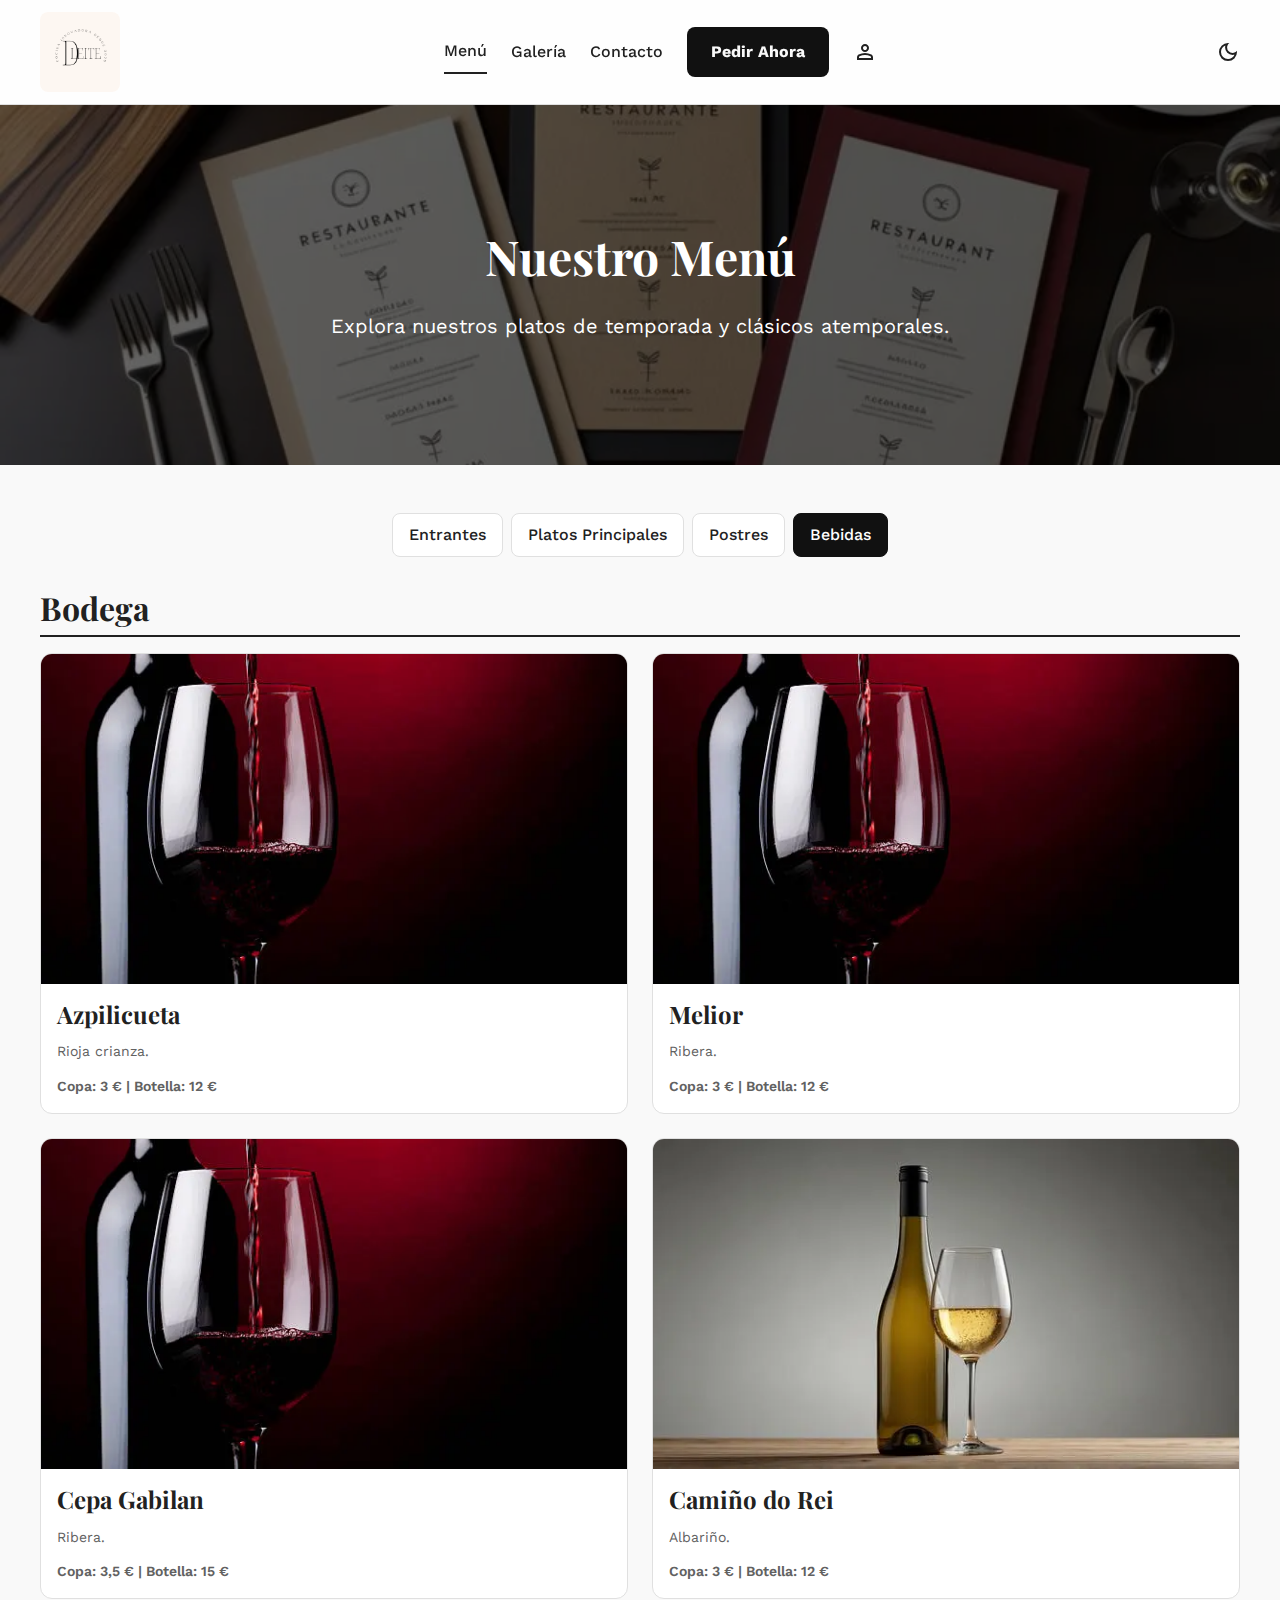
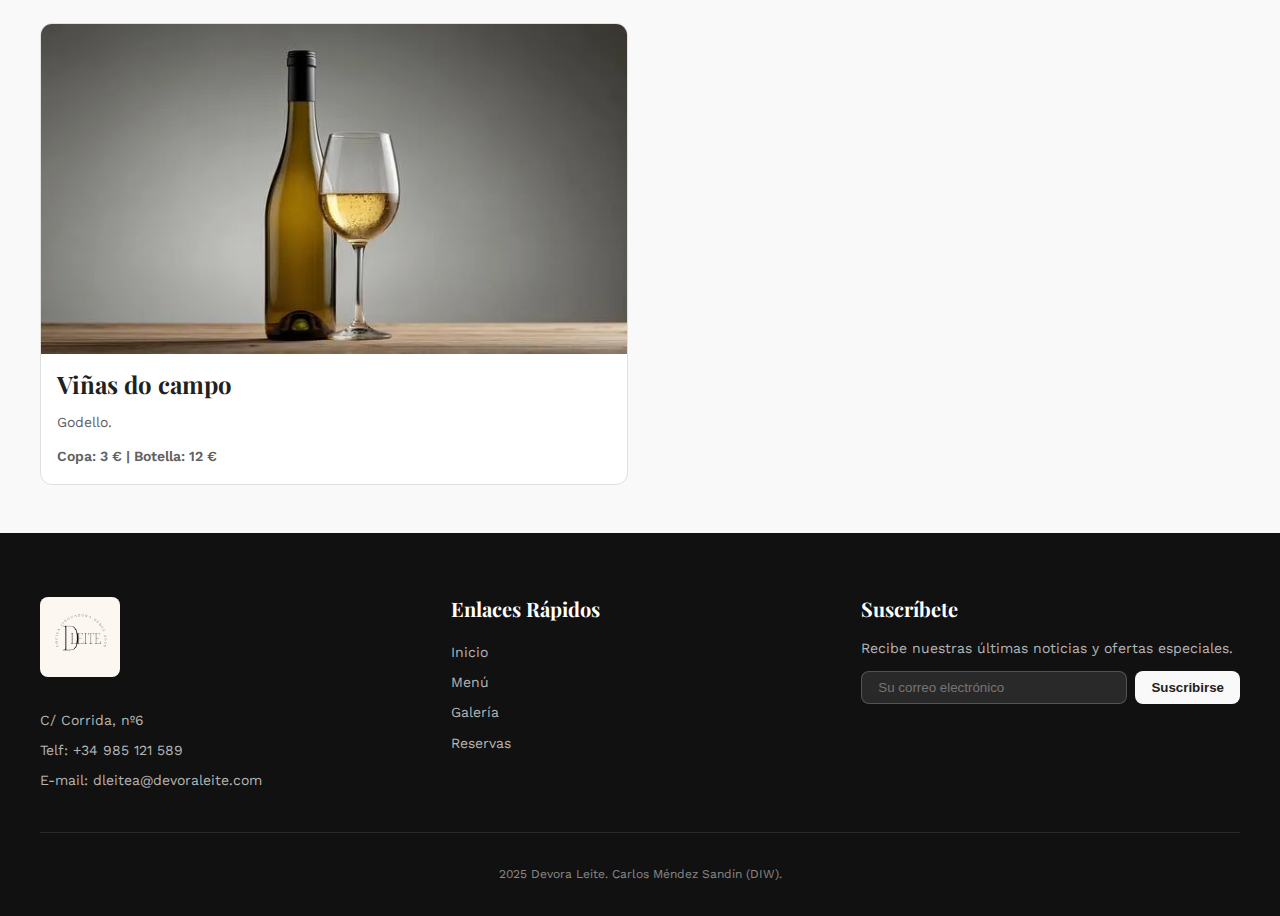
<file: menu/bebidas.html>
<!DOCTYPE html>
<html lang="es">

<head>
    <meta charset="utf-8" />
    <meta name="viewport" content="width=device-width, initial-scale=1.0" />
    <title>Bebidas</title>
    <link
        href="https://fonts.googleapis.com/css2?family=Playfair+Display:wght@700&amp;family=Work+Sans:wght@400;500;600;700;800;900&amp;display=swap"
        rel="stylesheet" />
    <link
        href="https://fonts.googleapis.com/css2?family=Material+Symbols+Outlined:opsz,wght,FILL,GRAD@20..48,100..700,0..1,-50..200"
        rel="stylesheet" />
    <link rel="icon" type="image/png" href="../fotos/DLeite.png">
    <link rel="stylesheet" href="../styles.css" />
</head>

<body>
    <div class="contenedor-principal">
        <div class="contenedor-contenido">

            <header class="encabezado">
                <div class="contenedor-limite">
                    <div class="encabezado-contenido">
                        <a href="../index.html" class="logo">
                            <img src="../fotos/DLeite.png" alt="Logo de Devora Leite">
                        </a>
                        <nav class="navegacion" role="navigation">
                            <a href="menu.html" class="enlace-navegacion enlace-activo">Menú</a>
                            <a href="../galeria.html" class="enlace-navegacion">Galería</a>
                            <a href="../contacto.html" class="enlace-navegacion">Contacto</a>
                            <a href="../pedido.html" class="boton-primario boton-pedido">Pedir Ahora</a>
                            <a href="../cuenta.html" class="enlace-navegacion icono-cuenta" title="Mi Cuenta">
                                <span class="material-symbols-outlined">person</span>
                            </a>
                        </nav>
                        <button class="menu-toggle" id="menu-toggle" aria-label="Abrir menú móvil">
                            <span class="material-symbols-outlined icono-menu">menu</span>
                        </button>
                        <button class="modo-oscuro-toggle" id="modo-oscuro-toggle" aria-label="Alternar modo oscuro">
                            <span class="material-symbols-outlined icono-sol">light_mode</span>
                            <span class="material-symbols-outlined icono-luna">dark_mode</span>
                        </button>
                    </div>
                </div>
            </header>

            <nav class="menu-movil-contenedor" id="menu-movil" role="navigation">
                <a href="menu.html" class="enlace-navegacion-movil enlace-activo">Menú</a>
                <a href="../galeria.html" class="enlace-navegacion-movil">Galería</a>
                <a href="../contacto.html" class="enlace-navegacion-movil">Contacto</a>
                <a href="../cuenta.html" class="enlace-navegacion-movil">Mi Cuenta</a>
            </nav>

            <main class="contenido-principal">

                <section class="seccion seccion-banner-menu"
                    style="background-image: url('../fotos/menu.png');">
                    <div class="contenedor-limite banner-contenido">
                        <h1 class="banner-titulo">Nuestro Menú</h1>
                        <p class="banner-subtitulo">Explora nuestros platos de temporada y clásicos atemporales.</p>
                    </div>
                </section>

                <div class="contenedor-limite contenedor-catalogo">

                    <nav class="navegacion-categorias" role="navigation">
                        <a href="menu.html" class="boton-categoria">Entrantes</a>
                        <a href="principales.html" class="boton-categoria">Platos Principales</a>
                        <a href="postres.html" class="boton-categoria">Postres</a>
                        <a href="bebidas.html" class="boton-categoria boton-activo">Bebidas</a>
                    </nav>

                    <section class="seccion-catalogo">
                        <h2 class="titulo-categoria">Bodega</h2>
                        <div class="grid-catalogo">

                            <div class="tarjeta-plato-catalogo">
                                <div class="tarjeta-imagen-catalogo"
                                    style="background-image: url('../fotos/vinos_1.png');">
                                </div>
                                <div class="tarjeta-cuerpo-catalogo">
                                    <h3 class="tarjeta-titulo">Azpilicueta</h3>
                                    <p class="tarjeta-descripcion-catalogo">Rioja crianza.</p>
                                    <p class="tarjeta-precios-detalle">Copa: 3 € | Botella: 12 €</p>
                                </div>
                            </div>

                            <div class="tarjeta-plato-catalogo">
                                <div class="tarjeta-imagen-catalogo"
                                    style="background-image: url('../fotos/vinos_1.png');">
                                </div>
                                <div class="tarjeta-cuerpo-catalogo">
                                    <h3 class="tarjeta-titulo">Melior</h3>
                                    <p class="tarjeta-descripcion-catalogo">Ribera.</p>
                                    <p class="tarjeta-precios-detalle">Copa: 3 € | Botella: 12 €</p>
                                </div>
                            </div>

                            <div class="tarjeta-plato-catalogo">
                                <div class="tarjeta-imagen-catalogo"
                                    style="background-image: url('../fotos/vinos_1.png');">
                                </div>
                                <div class="tarjeta-cuerpo-catalogo">
                                    <h3 class="tarjeta-titulo">Cepa Gabilan</h3>
                                    <p class="tarjeta-descripcion-catalogo">Ribera.</p>
                                    <p class="tarjeta-precios-detalle">Copa: 3,5 € | Botella: 15 €</p>
                                </div>
                            </div>

                            <div class="tarjeta-plato-catalogo">
                                <div class="tarjeta-imagen-catalogo"
                                    style="background-image: url('../fotos/vinos_2.png');">
                                </div>
                                <div class="tarjeta-cuerpo-catalogo">
                                    <h3 class="tarjeta-titulo">Camiño do Rei</h3>
                                    <p class="tarjeta-descripcion-catalogo">Albariño.</p>
                                    <p class="tarjeta-precios-detalle">Copa: 3 € | Botella: 12 €</p>
                                </div>
                            </div>

                            <div class="tarjeta-plato-catalogo">
                                <div class="tarjeta-imagen-catalogo"
                                    style="background-image: url('../fotos/vinos_2.png');">
                                </div>
                                <div class="tarjeta-cuerpo-catalogo">
                                    <h3 class="tarjeta-titulo">Viñas do campo</h3>
                                    <p class="tarjeta-descripcion-catalogo">Godello.</p>
                                    <p class="tarjeta-precios-detalle">Copa: 3 € | Botella: 12 €</p>
                                </div>
                            </div>

                        </div>
                    </section>
                </div>
            </main>

            <footer class="pie-pagina">
                <div class="contenedor-limite">
                    <div class="pie-grid">
                        <div class="pie-columna">
                            <a href="../index.html" class="logo">
                            <img src="../fotos/DLeite.png" alt="Logo de Devora Leite">
                            </a>
                            <p class="pie-info">C/ Corrida, nº6</p>
                            <p class="pie-info">Telf: +34 985 121 589</p>
                            <p class="pie-info">E-mail: dleitea@devoraleite.com</p>
                        </div>
                        <div class="pie-columna">
                            <h3 class="pie-titulo">Enlaces Rápidos</h3>
                            <ul class="pie-lista">
                                <li><a href="../index.html">Inicio</a></li>
                                <li><a href="menu.html">Menú</a></li>
                                <li><a href="../galeria.html">Galería</a></li>
                                <li><a href="../contacto.html">Reservas</a></li>
                            </ul>
                        </div>
                        <div class="pie-columna">
                            <h3 class="pie-titulo">Suscríbete</h3>
                            <p class="pie-info">Recibe nuestras últimas noticias y ofertas especiales.</p>
                            <form class="formulario-suscripcion">
                                <input class="input-suscripcion" placeholder="Su correo electrónico" type="email" />
                                <button class="boton-suscripcion" type="submit">Suscribirse</button>
                            </form>
                        </div>
                    </div>
                    <div class="pie-derechos">
                        <p> 2025 Devora Leite. Carlos Méndez Sandín (DIW).</p>
                    </div>
                </div>
            </footer>
        </div>
    </div>
    <script src="../scripts.js"></script>
</body>

</html>
</file>
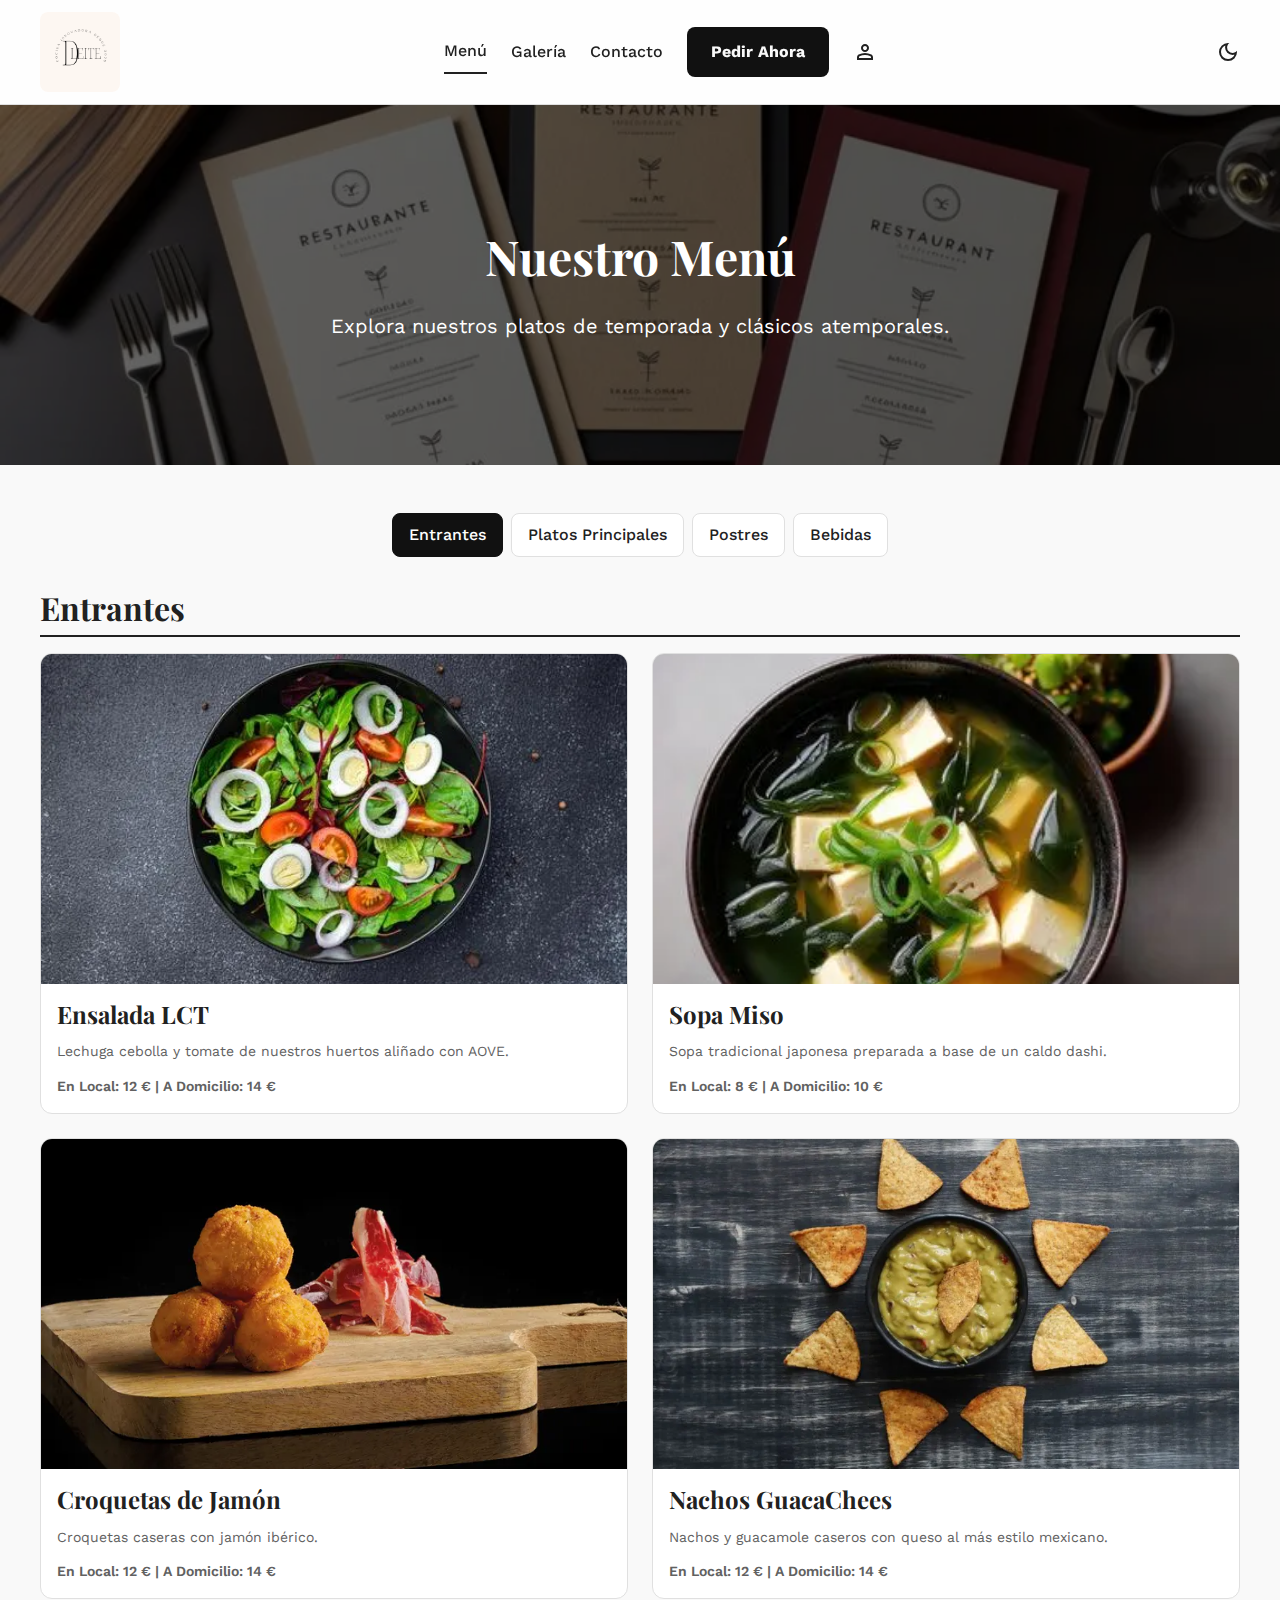
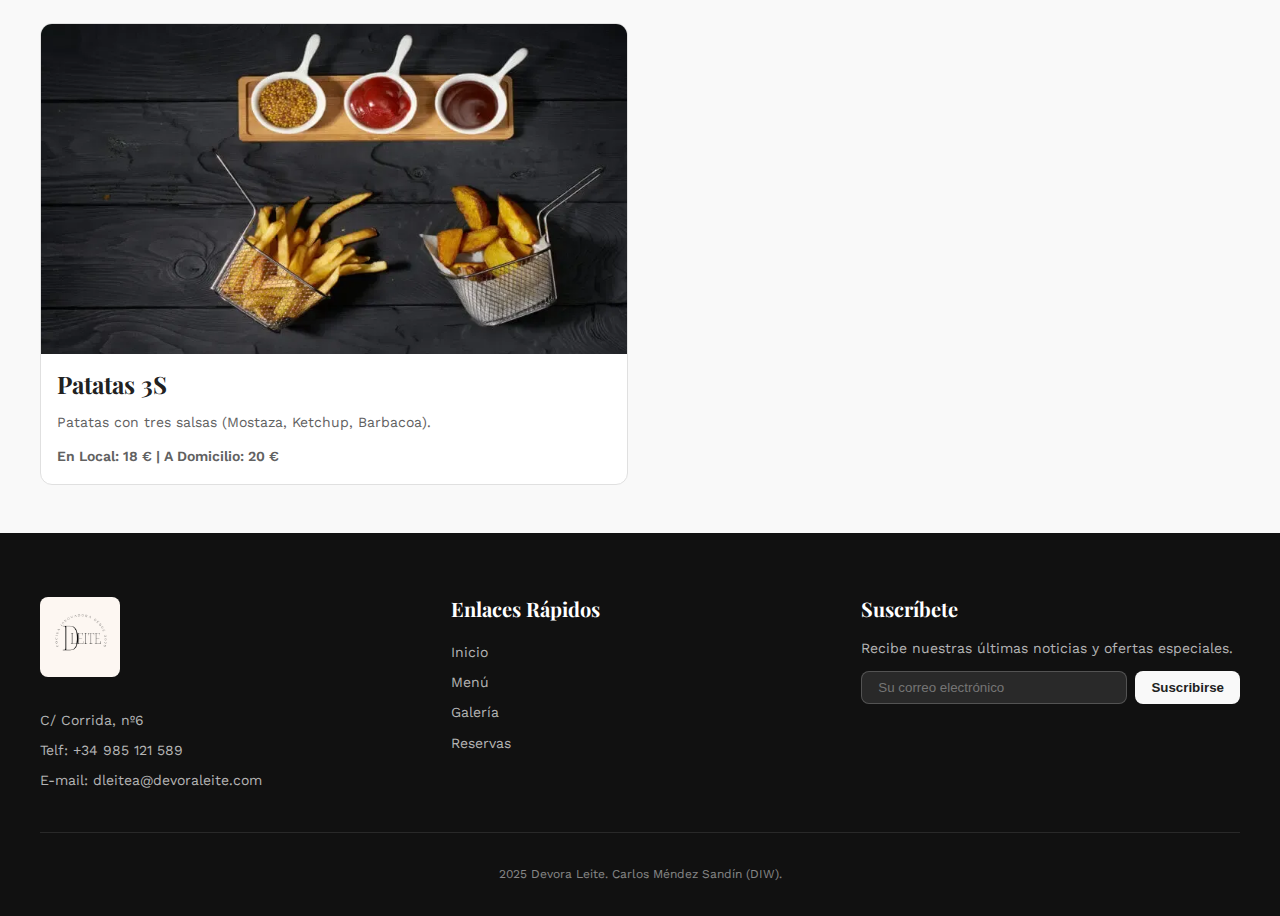
<file: menu/menu.html>
<!DOCTYPE html>
<html lang="es">

<head>
    <meta charset="utf-8" />
    <meta name="viewport" content="width=device-width, initial-scale=1.0" />
    <title>Entrantes</title>
    <link
        href="https://fonts.googleapis.com/css2?family=Playfair+Display:wght@700&amp;family=Work+Sans:wght@400;500;600;700;800;900&amp;display=swap"
        rel="stylesheet" />
    <link
        href="https://fonts.googleapis.com/css2?family=Material+Symbols+Outlined:opsz,wght,FILL,GRAD@20..48,100..700,0..1,-50..200"
        rel="stylesheet" />
    <link rel="icon" type="image/png" href="../fotos/DLeite.png">
    <link rel="stylesheet" href="../styles.css" />
</head>

<body>
    <div class="contenedor-principal">
        <div class="contenedor-contenido">

            <header class="encabezado">
                <div class="contenedor-limite">
                    <div class="encabezado-contenido">
                        <a href="../index.html" class="logo">
                            <img src="../fotos/DLeite.png" alt="Logo de Devora Leite">
                        </a>
                        <nav class="navegacion" role="navigation">
                            <a href="menu.html" class="enlace-navegacion enlace-activo">Menú</a>
                            <a href="../galeria.html" class="enlace-navegacion">Galería</a>
                            <a href="../contacto.html" class="enlace-navegacion">Contacto</a>
                            <a href="../pedido.html" class="boton-primario boton-pedido">Pedir Ahora</a>
                            <a href="../cuenta.html" class="enlace-navegacion icono-cuenta" title="Mi Cuenta">
                                <span class="material-symbols-outlined">person</span>
                            </a>
                        </nav>
                        <button class="menu-toggle" id="menu-toggle" aria-label="Abrir menú móvil">
                            <span class="material-symbols-outlined icono-menu">menu</span>
                        </button>
                        <button class="modo-oscuro-toggle" id="modo-oscuro-toggle" aria-label="Alternar modo oscuro">
                            <span class="material-symbols-outlined icono-sol">light_mode</span>
                            <span class="material-symbols-outlined icono-luna">dark_mode</span>
                        </button>
                    </div>
                </div>
            </header>

            <nav class="menu-movil-contenedor" id="menu-movil" role="navigation">
                <a href="menu.html" class="enlace-navegacion-movil enlace-activo">Menú</a>
                <a href="../galeria.html" class="enlace-navegacion-movil">Galería</a>
                <a href="../contacto.html" class="enlace-navegacion-movil">Contacto</a>
                <a href="../cuenta.html" class="enlace-navegacion-movil">Mi Cuenta</a>
            </nav>

            <main class="contenido-principal">

                <section class="seccion seccion-banner-menu"
                    style="background-image: url('../fotos/menu.png');">
                    <div class="contenedor-limite banner-contenido">
                        <h1 class="banner-titulo">Nuestro Menú</h1>
                        <p class="banner-subtitulo">Explora nuestros platos de temporada y clásicos atemporales.</p>
                    </div>
                </section>

                <div class="contenedor-limite contenedor-catalogo">

                    <nav class="navegacion-categorias" role="navigation">
                        <a href="menu.html" class="boton-categoria boton-activo">Entrantes</a>
                        <a href="principales.html" class="boton-categoria">Platos Principales</a>
                        <a href="postres.html" class="boton-categoria">Postres</a>
                        <a href="bebidas.html" class="boton-categoria">Bebidas</a>
                    </nav>

                    <section class="seccion-catalogo">
                        <h2 class="titulo-categoria">Entrantes</h2>
                        <div class="grid-catalogo">

                            <div class="tarjeta-plato-catalogo">
                                <div class="tarjeta-imagen-catalogo"
                                    style="background-image: url('../fotos/entrante_1.png');">
                                </div>
                                <div class="tarjeta-cuerpo-catalogo">
                                    <h3 class="tarjeta-titulo">Ensalada LCT</h3>
                                    <p class="tarjeta-descripcion-catalogo">Lechuga cebolla y tomate de nuestros huertos aliñado con AOVE.</p>
                                    <p class="tarjeta-precios-detalle">En Local: 12 € | A Domicilio: 14 €</p>
                                </div>
                            </div>

                            <div class="tarjeta-plato-catalogo">
                                <div class="tarjeta-imagen-catalogo"
                                    style="background-image: url('../fotos/entrantes_2.png');">
                                </div>
                                <div class="tarjeta-cuerpo-catalogo">
                                    <h3 class="tarjeta-titulo">Sopa Miso</h3>
                                    <p class="tarjeta-descripcion-catalogo">Sopa tradicional japonesa preparada a base de un caldo dashi.</p>
                                    <p class="tarjeta-precios-detalle">En Local: 8 € | A Domicilio: 10 €</p>
                                </div>
                            </div>

                            <div class="tarjeta-plato-catalogo">
                                <div class="tarjeta-imagen-catalogo"
                                    style="background-image: url('../fotos/entrantes_3.png');">
                                </div>
                                <div class="tarjeta-cuerpo-catalogo">
                                    <h3 class="tarjeta-titulo">Croquetas de Jamón</h3>
                                    <p class="tarjeta-descripcion-catalogo">Croquetas caseras con jamón ibérico.</p>
                                    <p class="tarjeta-precios-detalle">En Local: 12 € | A Domicilio: 14 €</p>
                                </div>
                            </div>

                            <div class="tarjeta-plato-catalogo">
                                <div class="tarjeta-imagen-catalogo"
                                    style="background-image: url('../fotos/entrantes_4.png');">
                                </div>
                                <div class="tarjeta-cuerpo-catalogo">
                                    <h3 class="tarjeta-titulo">Nachos GuacaChees</h3>
                                    <p class="tarjeta-descripcion-catalogo">Nachos y guacamole caseros con queso al más estilo mexicano.</p>
                                    <p class="tarjeta-precios-detalle">En Local: 12 € | A Domicilio: 14 €</p>
                                </div>
                            </div>

                            <div class="tarjeta-plato-catalogo">
                                <div class="tarjeta-imagen-catalogo"
                                    style="background-image: url('../fotos/entrantes_5.png');">
                                </div>
                                <div class="tarjeta-cuerpo-catalogo">
                                    <h3 class="tarjeta-titulo">Patatas 3S</h3>
                                    <p class="tarjeta-descripcion-catalogo">Patatas con tres salsas (Mostaza, Ketchup, Barbacoa).</p>
                                    <p class="tarjeta-precios-detalle">En Local: 18 € | A Domicilio: 20 €</p>
                                </div>
                            </div>

                        </div>
                    </section>
                </div>
            </main>

            <footer class="pie-pagina">
                <div class="contenedor-limite">
                    <div class="pie-grid">
                        <div class="pie-columna">
                            <a href="../index.html" class="logo">
                            <img src="../fotos/DLeite.png" alt="Logo de Devora Leite">
                            </a>
                            <p class="pie-info">C/ Corrida, nº6</p>
                            <p class="pie-info">Telf: +34 985 121 589</p>
                            <p class="pie-info">E-mail: dleitea@devoraleite.com</p>
                        </div>
                        <div class="pie-columna">
                            <h3 class="pie-titulo">Enlaces Rápidos</h3>
                            <ul class="pie-lista">
                                <li><a href="../index.html">Inicio</a></li>
                                <li><a href="menu.html">Menú</a></li>
                                <li><a href="../galeria.html">Galería</a></li>
                                <li><a href="../contacto.html">Reservas</a></li>
                            </ul>
                        </div>
                        <div class="pie-columna">
                            <h3 class="pie-titulo">Suscríbete</h3>
                            <p class="pie-info">Recibe nuestras últimas noticias y ofertas especiales.</p>
                            <form class="formulario-suscripcion">
                                <input class="input-suscripcion" placeholder="Su correo electrónico" type="email" />
                                <button class="boton-suscripcion" type="submit">Suscribirse</button>
                            </form>
                        </div>
                    </div>
                    <div class="pie-derechos">
                        <p> 2025 Devora Leite. Carlos Méndez Sandín (DIW).</p>
                    </div>
                </div>
            </footer>
        </div>
    </div>
    <script src="../scripts.js"></script>
</body>

</html>
</file>
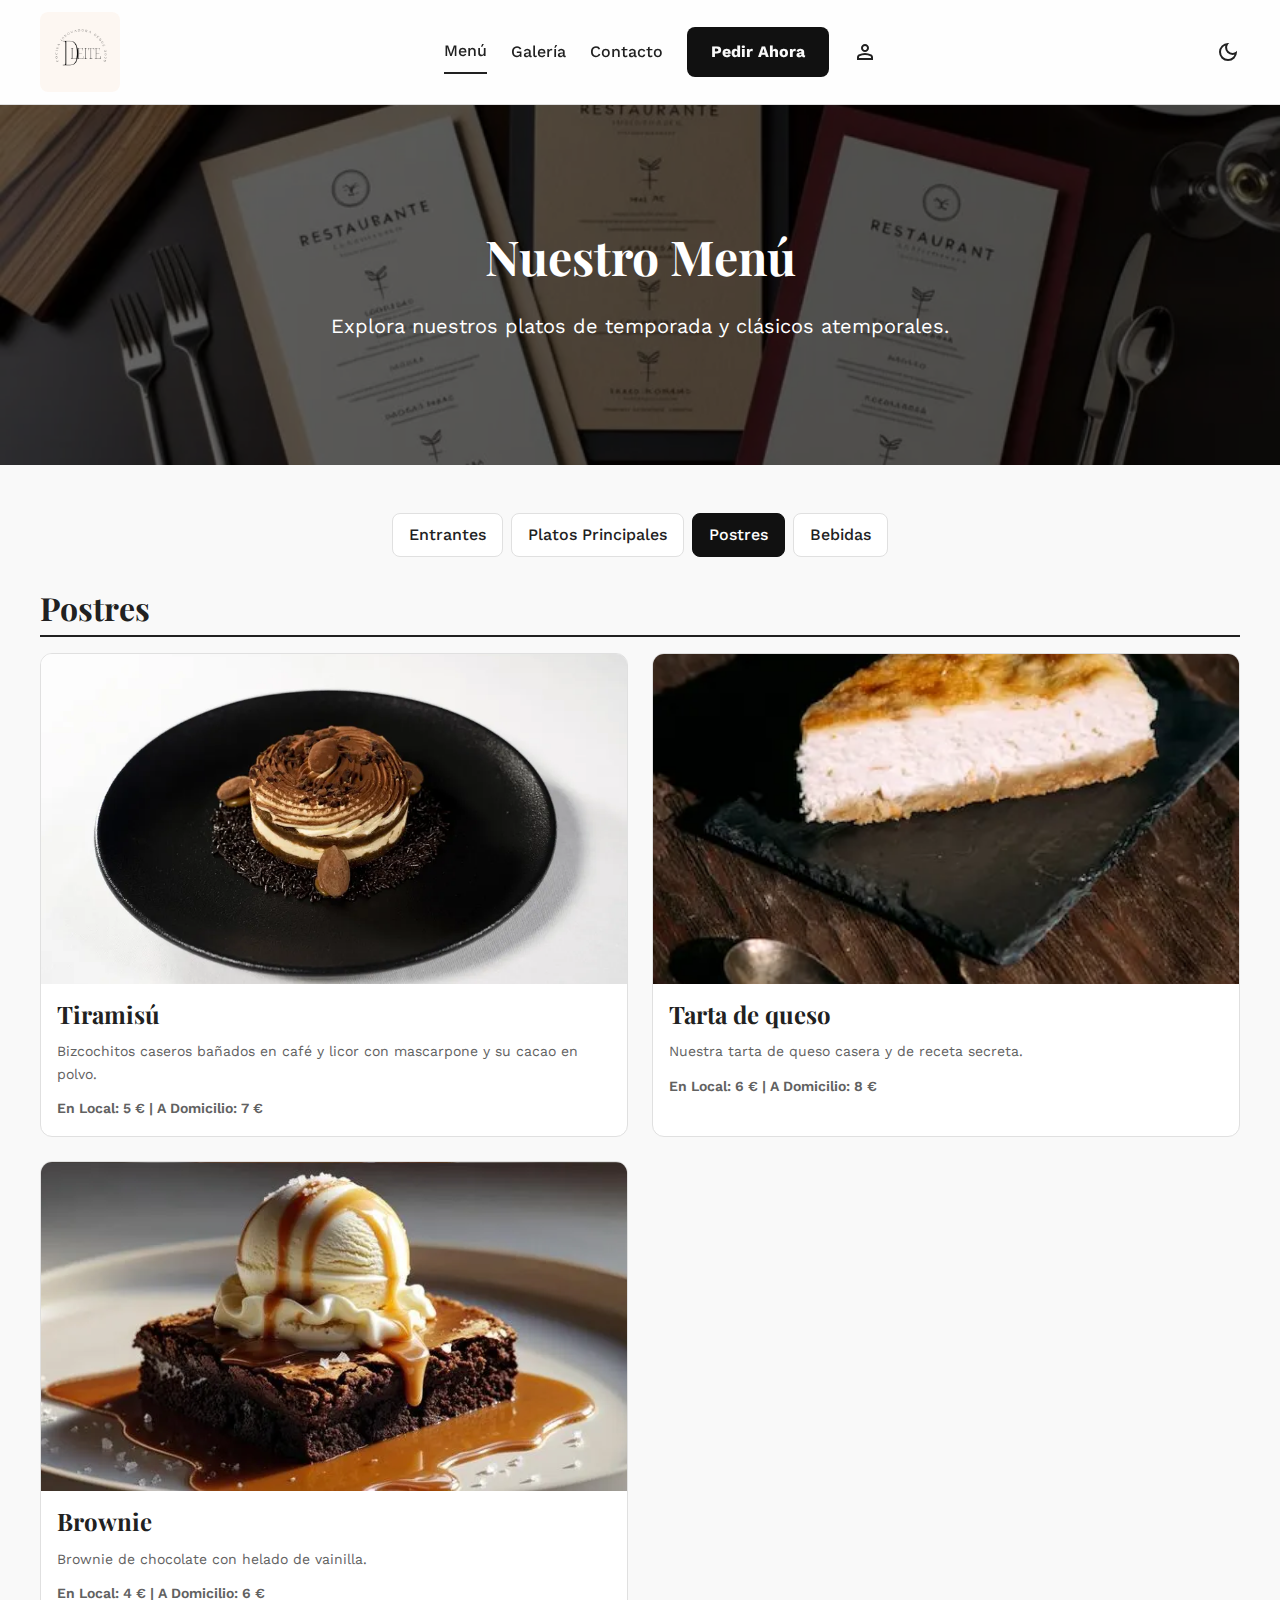
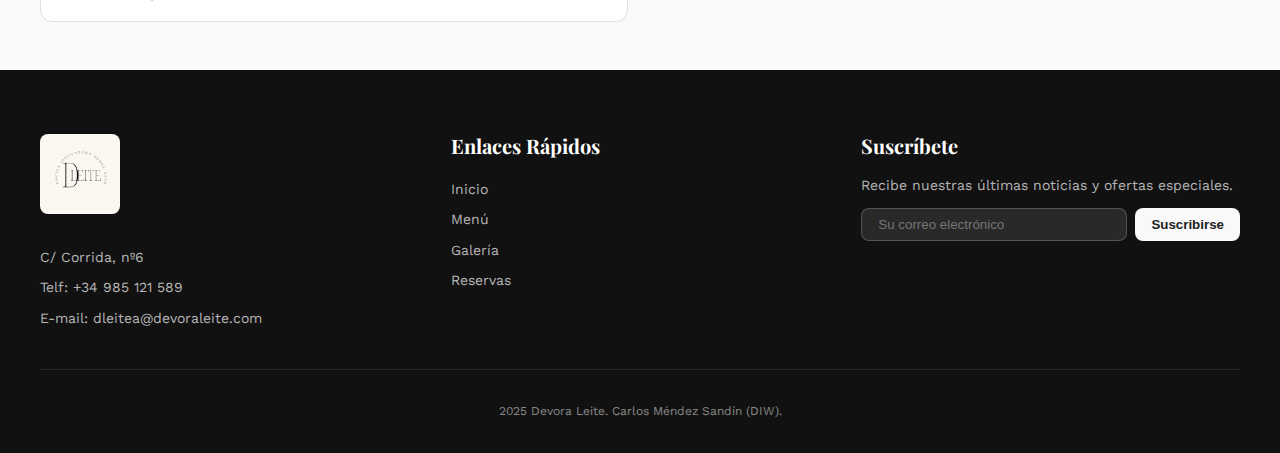
<file: menu/postres.html>
<!DOCTYPE html>
<html lang="es">

<head>
    <meta charset="utf-8" />
    <meta name="viewport" content="width=device-width, initial-scale=1.0" />
    <title>Postres</title>
    <link
        href="https://fonts.googleapis.com/css2?family=Playfair+Display:wght@700&amp;family=Work+Sans:wght@400;500;600;700;800;900&amp;display=swap"
        rel="stylesheet" />
    <link
        href="https://fonts.googleapis.com/css2?family=Material+Symbols+Outlined:opsz,wght,FILL,GRAD@20..48,100..700,0..1,-50..200"
        rel="stylesheet" />
    <link rel="icon" type="image/png" href="../fotos/DLeite.png">
    <link rel="stylesheet" href="../styles.css" />
</head>

<body>
    <div class="contenedor-principal">
        <div class="contenedor-contenido">

            <header class="encabezado">
                <div class="contenedor-limite">
                    <div class="encabezado-contenido">
                        <a href="../index.html" class="logo">
                            <img src="../fotos/DLeite.png" alt="Logo de Devora Leite">
                        </a>
                        <nav class="navegacion" role="navigation">
                            <a href="menu.html" class="enlace-navegacion enlace-activo">Menú</a>
                            <a href="../galeria.html" class="enlace-navegacion">Galería</a>
                            <a href="../contacto.html" class="enlace-navegacion">Contacto</a>
                            <a href="../pedido.html" class="boton-primario boton-pedido">Pedir Ahora</a>
                            <a href="../cuenta.html" class="enlace-navegacion icono-cuenta" title="Mi Cuenta">
                                <span class="material-symbols-outlined">person</span>
                            </a>
                        </nav>
                        <button class="menu-toggle" id="menu-toggle" aria-label="Abrir menú móvil">
                            <span class="material-symbols-outlined icono-menu">menu</span>
                        </button>
                        <button class="modo-oscuro-toggle" id="modo-oscuro-toggle" aria-label="Alternar modo oscuro">
                            <span class="material-symbols-outlined icono-sol">light_mode</span>
                            <span class="material-symbols-outlined icono-luna">dark_mode</span>
                        </button>
                    </div>
                </div>
            </header>

            <nav class="menu-movil-contenedor" id="menu-movil" role="navigation">
                <a href="menu.html" class="enlace-navegacion-movil enlace-activo">Menú</a>
                <a href="../galeria.html" class="enlace-navegacion-movil">Galería</a>
                <a href="../contacto.html" class="enlace-navegacion-movil">Contacto</a>
                <a href="../cuenta.html" class="enlace-navegacion-movil">Mi Cuenta</a>
            </nav>

            <main class="contenido-principal">

                <section class="seccion seccion-banner-menu"
                    style="background-image: url('../fotos/menu.png');">
                    <div class="contenedor-limite banner-contenido">
                        <h1 class="banner-titulo">Nuestro Menú</h1>
                        <p class="banner-subtitulo">Explora nuestros platos de temporada y clásicos atemporales.</p>
                    </div>
                </section>

                <div class="contenedor-limite contenedor-catalogo">

                    <nav class="navegacion-categorias" role="navigation">
                        <a href="menu.html" class="boton-categoria">Entrantes</a>
                        <a href="principales.html" class="boton-categoria">Platos Principales</a>
                        <a href="postres.html" class="boton-categoria boton-activo">Postres</a>
                        <a href="bebidas.html" class="boton-categoria">Bebidas</a>
                    </nav>

                    <section class="seccion-catalogo">
                        <h2 class="titulo-categoria">Postres</h2>
                        <div class="grid-catalogo">

                            <div class="tarjeta-plato-catalogo">
                                <div class="tarjeta-imagen-catalogo"
                                    style="background-image: url('../fotos/postres_1.png');">
                                </div>
                                <div class="tarjeta-cuerpo-catalogo">
                                    <h3 class="tarjeta-titulo">Tiramisú</h3>
                                    <p class="tarjeta-descripcion-catalogo">Bizcochitos caseros bañados en café y licor con mascarpone y su cacao en polvo.</p>
                                    <p class="tarjeta-precios-detalle">En Local: 5 € | A Domicilio: 7 €</p>
                                </div>
                            </div>

                            <div class="tarjeta-plato-catalogo">
                                <div class="tarjeta-imagen-catalogo"
                                    style="background-image: url('../fotos/postres_2.png');">
                                </div>
                                <div class="tarjeta-cuerpo-catalogo">
                                    <h3 class="tarjeta-titulo">Tarta de queso</h3>
                                    <p class="tarjeta-descripcion-catalogo">Nuestra tarta de queso casera y de receta secreta.</p>
                                    <p class="tarjeta-precios-detalle">En Local: 6 € | A Domicilio: 8 €</p>
                                </div>
                            </div>

                            <div class="tarjeta-plato-catalogo">
                                <div class="tarjeta-imagen-catalogo"
                                    style="background-image: url('../fotos/postres_3.png');">
                                </div>
                                <div class="tarjeta-cuerpo-catalogo">
                                    <h3 class="tarjeta-titulo">Brownie</h3>
                                    <p class="tarjeta-descripcion-catalogo">Brownie de chocolate con helado de vainilla.</p>
                                    <p class="tarjeta-precios-detalle">En Local: 4 € | A Domicilio: 6 €</p>
                                </div>
                            </div>

                        </div>
                    </section>
                </div>
            </main>

            <footer class="pie-pagina">
                <div class="contenedor-limite">
                    <div class="pie-grid">
                        <div class="pie-columna">
                            <a href="../index.html" class="logo">
                            <img src="../fotos/DLeite.png" alt="Logo de Devora Leite">
                            </a>
                            <p class="pie-info">C/ Corrida, nº6</p>
                            <p class="pie-info">Telf: +34 985 121 589</p>
                            <p class="pie-info">E-mail: dleitea@devoraleite.com</p>
                        </div>
                        <div class="pie-columna">
                            <h3 class="pie-titulo">Enlaces Rápidos</h3>
                            <ul class="pie-lista">
                                <li><a href="../index.html">Inicio</a></li>
                                <li><a href="menu.html">Menú</a></li>
                                <li><a href="../galeria.html">Galería</a></li>
                                <li><a href="../contacto.html">Reservas</a></li>
                            </ul>
                        </div>
                        <div class="pie-columna">
                            <h3 class="pie-titulo">Suscríbete</h3>
                            <p class="pie-info">Recibe nuestras últimas noticias y ofertas especiales.</p>
                            <form class="formulario-suscripcion">
                                <input class="input-suscripcion" placeholder="Su correo electrónico" type="email" />
                                <button class="boton-suscripcion" type="submit">Suscribirse</button>
                            </form>
                        </div>
                    </div>
                    <div class="pie-derechos">
                        <p> 2025 Devora Leite. Carlos Méndez Sandín (DIW).</p>
                    </div>
                </div>
            </footer>
        </div>
    </div>
    <script src="../scripts.js"></script>
</body>

</html>
</file>
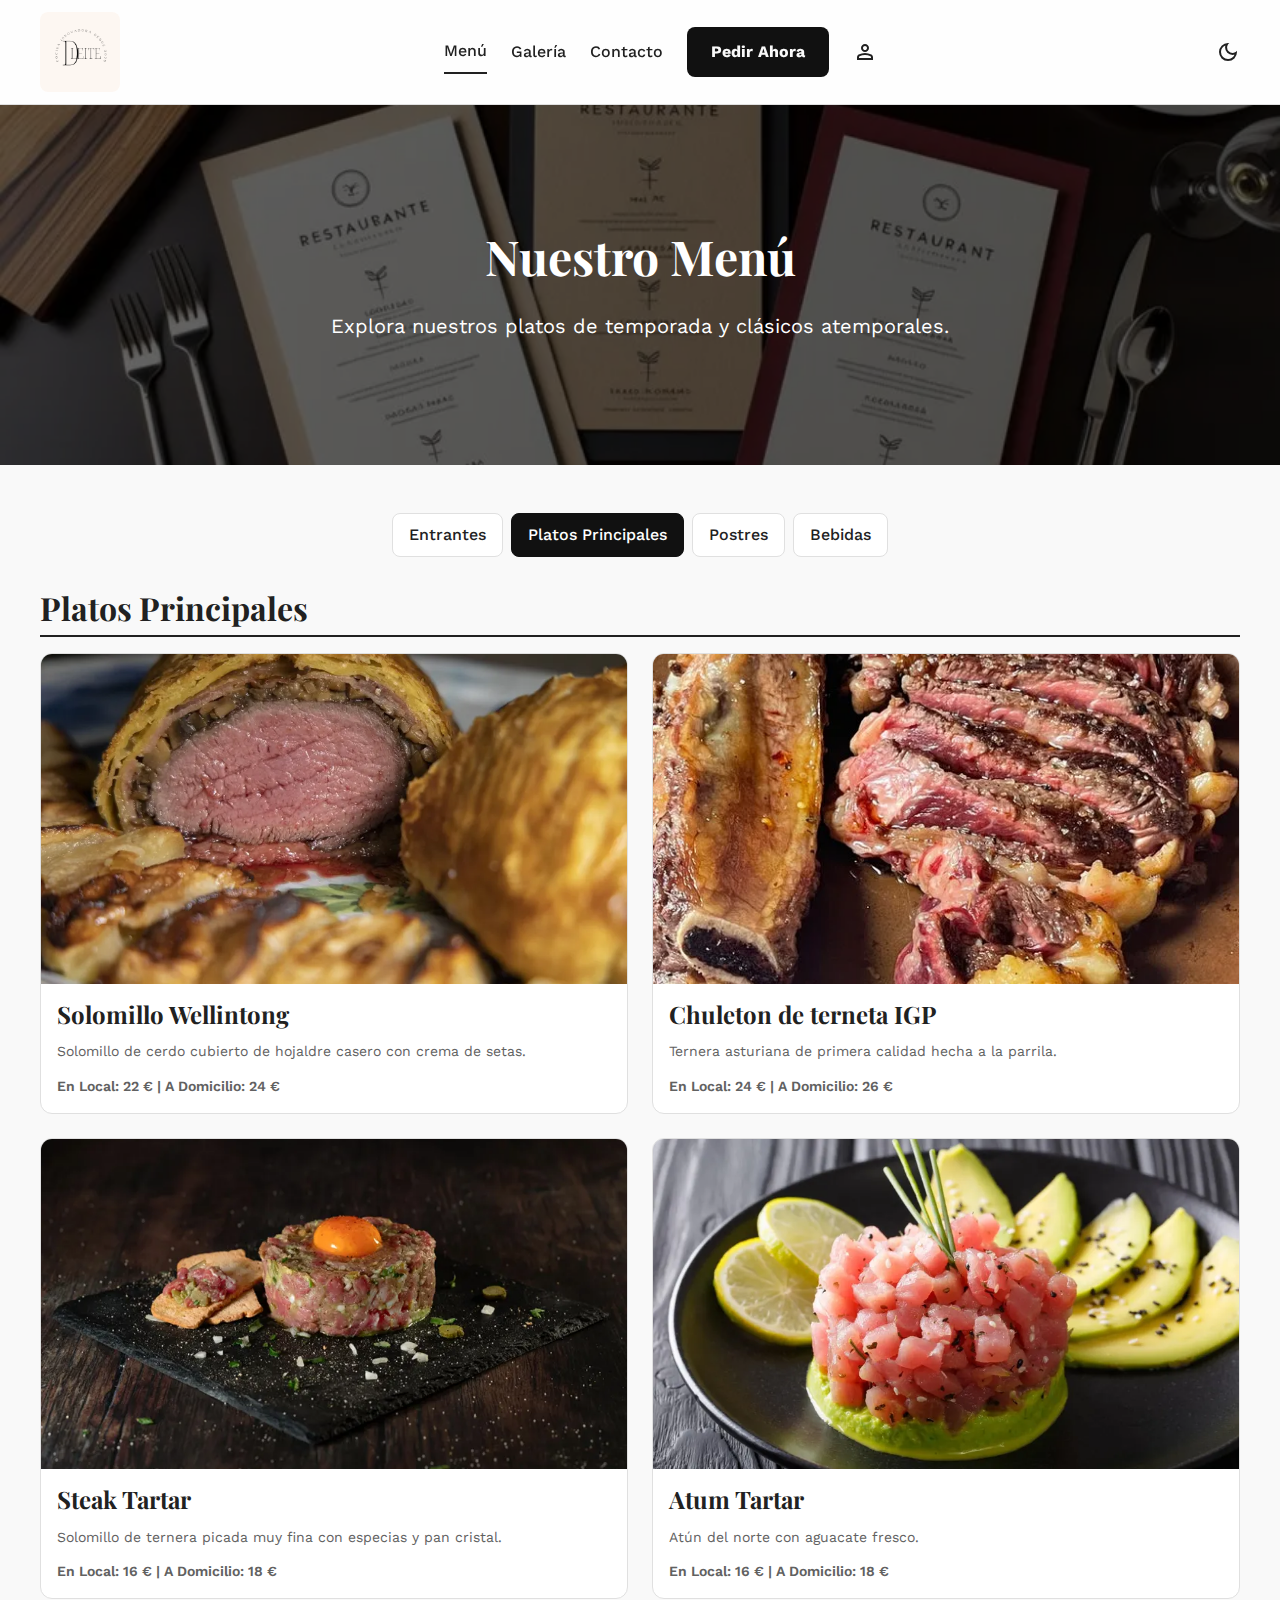
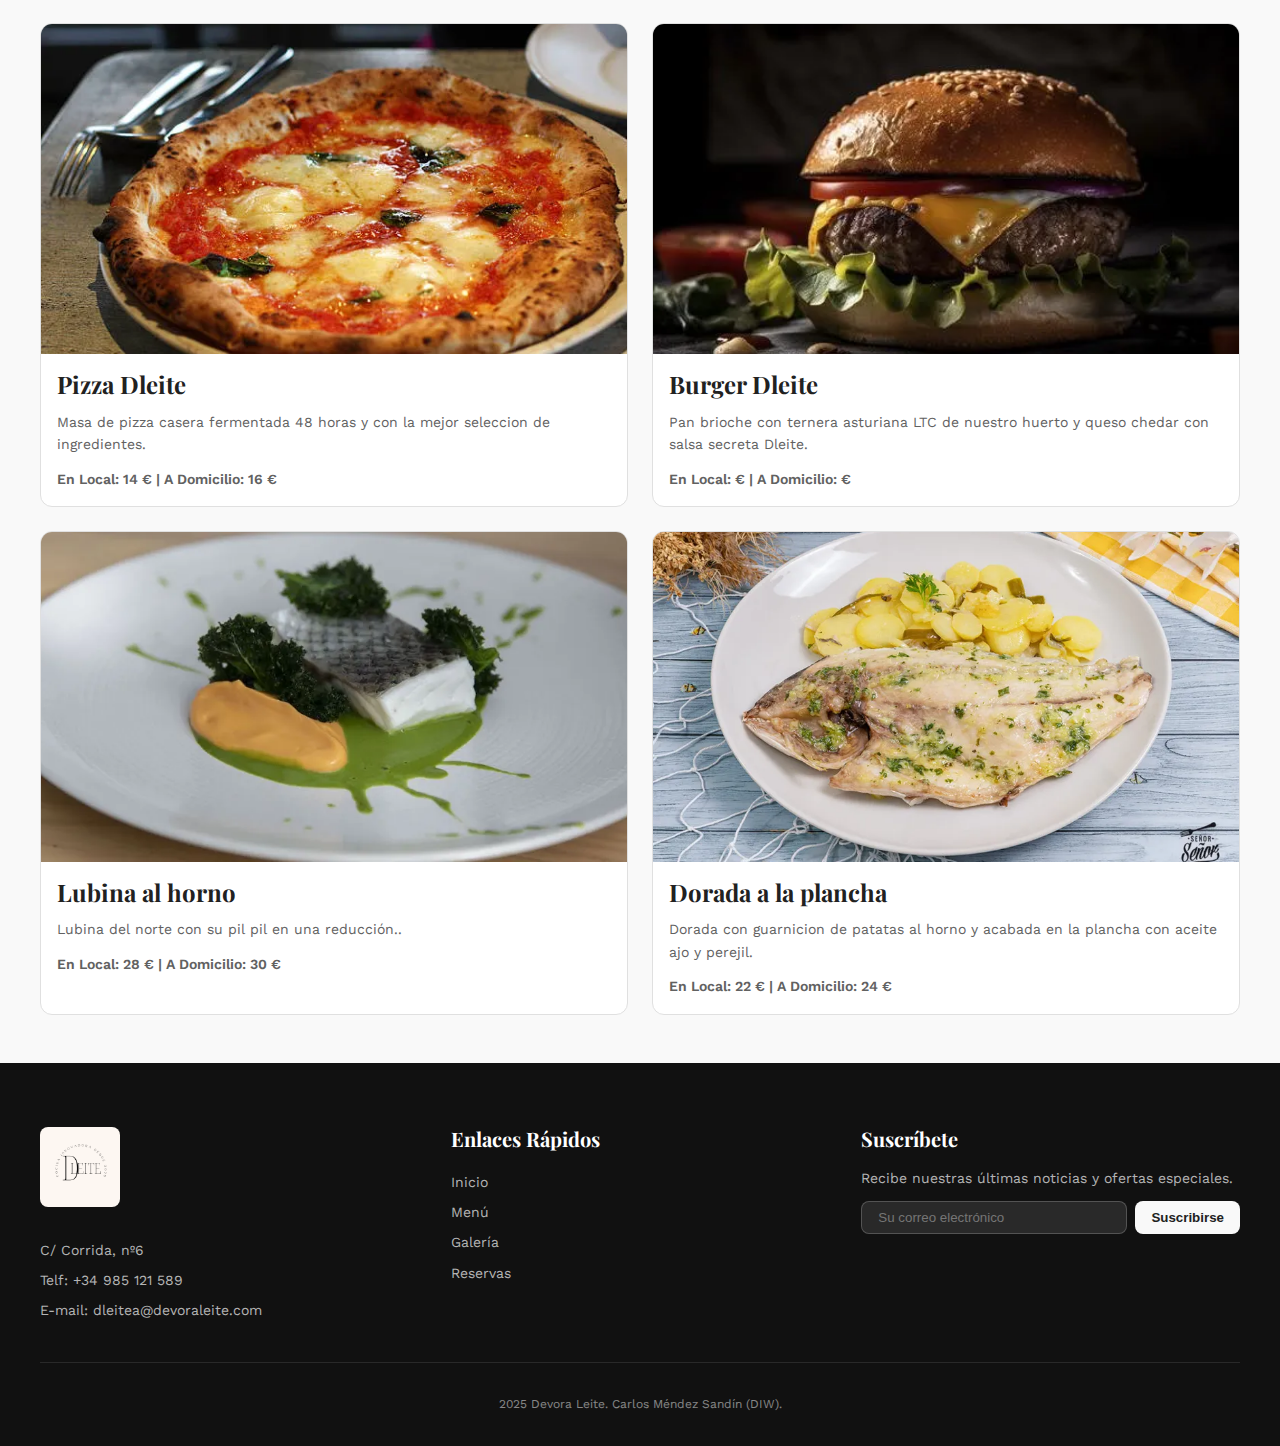
<file: menu/principales.html>
<!DOCTYPE html>
<html lang="es">

<head>
    <meta charset="utf-8" />
    <meta name="viewport" content="width=device-width, initial-scale=1.0" />
    <title>Platos Principales</title>
    <link
        href="https://fonts.googleapis.com/css2?family=Playfair+Display:wght@700&amp;family=Work+Sans:wght@400;500;600;700;800;900&amp;display=swap"
        rel="stylesheet" />
    <link
        href="https://fonts.googleapis.com/css2?family=Material+Symbols+Outlined:opsz,wght,FILL,GRAD@20..48,100..700,0..1,-50..200"
        rel="stylesheet" />
    <link rel="icon" type="image/png" href="../fotos/DLeite.png">
    <link rel="stylesheet" href="../styles.css" />
</head>

<body>
    <div class="contenedor-principal">
        <div class="contenedor-contenido">

            <header class="encabezado">
                <div class="contenedor-limite">
                    <div class="encabezado-contenido">
                        <a href="../index.html" class="logo">
                            <img src="../fotos/DLeite.png" alt="Logo de Devora Leite">
                        </a>
                        <nav class="navegacion" role="navigation">
                            <a href="menu.html" class="enlace-navegacion enlace-activo">Menú</a>
                            <a href="../galeria.html" class="enlace-navegacion">Galería</a>
                            <a href="../contacto.html" class="enlace-navegacion">Contacto</a>
                            <a href="../pedido.html" class="boton-primario boton-pedido">Pedir Ahora</a>
                            <a href="../cuenta.html" class="enlace-navegacion icono-cuenta" title="Mi Cuenta">
                                <span class="material-symbols-outlined">person</span>
                            </a>
                        </nav>
                        <button class="menu-toggle" id="menu-toggle" aria-label="Abrir menú móvil">
                            <span class="material-symbols-outlined icono-menu">menu</span>
                        </button>
                        <button class="modo-oscuro-toggle" id="modo-oscuro-toggle" aria-label="Alternar modo oscuro">
                            <span class="material-symbols-outlined icono-sol">light_mode</span>
                            <span class="material-symbols-outlined icono-luna">dark_mode</span>
                        </button>
                    </div>
                </div>
            </header>

            <nav class="menu-movil-contenedor" id="menu-movil" role="navigation">
                <a href="menu.html" class="enlace-navegacion-movil enlace-activo">Menú</a>
                <a href="../galeria.html" class="enlace-navegacion-movil">Galería</a>
                <a href="../contacto.html" class="enlace-navegacion-movil">Contacto</a>
                <a href="../cuenta.html" class="enlace-navegacion-movil">Mi Cuenta</a>
            </nav>

            <main class="contenido-principal">

                <section class="seccion seccion-banner-menu"
                    style="background-image: url('../fotos/menu.png');">
                    <div class="contenedor-limite banner-contenido">
                        <h1 class="banner-titulo">Nuestro Menú</h1>
                        <p class="banner-subtitulo">Explora nuestros platos de temporada y clásicos atemporales.</p>
                    </div>
                </section>

                <div class="contenedor-limite contenedor-catalogo">

                    <nav class="navegacion-categorias" role="navigation">
                        <a href="menu.html" class="boton-categoria">Entrantes</a>
                        <a href="principales.html" class="boton-categoria boton-activo">Platos Principales</a>
                        <a href="postres.html" class="boton-categoria">Postres</a>
                        <a href="bebidas.html" class="boton-categoria">Bebidas</a>
                    </nav>

                    <section class="seccion-catalogo">
                        <h2 class="titulo-categoria">Platos Principales</h2>
                        <div class="grid-catalogo">

                            <div class="tarjeta-plato-catalogo">
                                <div class="tarjeta-imagen-catalogo"
                                    style="background-image: url('../fotos/principales_1.png');">
                                </div>
                                <div class="tarjeta-cuerpo-catalogo">
                                    <h3 class="tarjeta-titulo">Solomillo Wellintong</h3>
                                    <p class="tarjeta-descripcion-catalogo">Solomillo de cerdo cubierto de hojaldre casero con crema de setas.</p>
                                    <p class="tarjeta-precios-detalle">En Local: 22 € | A Domicilio: 24 €</p>
                                </div>
                            </div>

                            <div class="tarjeta-plato-catalogo">
                                <div class="tarjeta-imagen-catalogo"
                                    style="background-image: url('../fotos/principales_2.png');">
                                </div>
                                <div class="tarjeta-cuerpo-catalogo">
                                    <h3 class="tarjeta-titulo">Chuleton de terneta IGP</h3>
                                    <p class="tarjeta-descripcion-catalogo">Ternera asturiana de primera calidad hecha a la parrila.</p>
                                    <p class="tarjeta-precios-detalle">En Local: 24 € | A Domicilio: 26 €</p>
                                </div>
                            </div>

                            <div class="tarjeta-plato-catalogo">
                                <div class="tarjeta-imagen-catalogo"
                                    style="background-image: url('../fotos/principales_3.png');">
                                </div>
                                <div class="tarjeta-cuerpo-catalogo">
                                    <h3 class="tarjeta-titulo">Steak Tartar</h3>
                                    <p class="tarjeta-descripcion-catalogo">Solomillo de ternera picada muy fina con especias y pan cristal.</p>
                                    <p class="tarjeta-precios-detalle">En Local: 16 € | A Domicilio: 18 €</p>
                                </div>
                            </div>

                            <div class="tarjeta-plato-catalogo">
                                <div class="tarjeta-imagen-catalogo"
                                    style="background-image: url('../fotos/principales_4.png');">
                                </div>
                                <div class="tarjeta-cuerpo-catalogo">
                                    <h3 class="tarjeta-titulo">Atum Tartar</h3>
                                    <p class="tarjeta-descripcion-catalogo">Atún del norte con aguacate fresco.</p>
                                    <p class="tarjeta-precios-detalle">En Local: 16 € | A Domicilio: 18 €</p>
                                </div>
                            </div>

                            <div class="tarjeta-plato-catalogo">
                                <div class="tarjeta-imagen-catalogo"
                                    style="background-image: url('../fotos/principales_5.png');">
                                </div>
                                <div class="tarjeta-cuerpo-catalogo">
                                    <h3 class="tarjeta-titulo">Pizza Dleite</h3>
                                    <p class="tarjeta-descripcion-catalogo">Masa de pizza casera fermentada 48 horas y con la mejor seleccion de ingredientes.</p>
                                    <p class="tarjeta-precios-detalle">En Local: 14 € | A Domicilio: 16 €</p>
                                </div>
                            </div>

                            <div class="tarjeta-plato-catalogo">
                                <div class="tarjeta-imagen-catalogo"
                                    style="background-image: url('../fotos/principales_6.png');">
                                </div>
                                <div class="tarjeta-cuerpo-catalogo">
                                    <h3 class="tarjeta-titulo">Burger Dleite</h3>
                                    <p class="tarjeta-descripcion-catalogo">Pan brioche con ternera asturiana LTC de nuestro huerto y queso chedar con salsa secreta Dleite.</p>
                                    <p class="tarjeta-precios-detalle">En Local:  € | A Domicilio:  €</p>
                                </div>
                            </div>

                            <div class="tarjeta-plato-catalogo">
                                <div class="tarjeta-imagen-catalogo"
                                    style="background-image: url('../fotos/principales_7.png');">
                                </div>
                                <div class="tarjeta-cuerpo-catalogo">
                                    <h3 class="tarjeta-titulo">Lubina al horno</h3>
                                    <p class="tarjeta-descripcion-catalogo">Lubina del norte con su pil pil en una reducción..</p>
                                    <p class="tarjeta-precios-detalle">En Local: 28 € | A Domicilio: 30 €</p>
                                </div>
                            </div>

                            <div class="tarjeta-plato-catalogo">
                                <div class="tarjeta-imagen-catalogo"
                                    style="background-image: url('../fotos/principales_8.png');">
                                </div>
                                <div class="tarjeta-cuerpo-catalogo">
                                    <h3 class="tarjeta-titulo">Dorada a la plancha</h3>
                                    <p class="tarjeta-descripcion-catalogo">Dorada con guarnicion de patatas al horno y acabada en la plancha con aceite ajo y perejil.</p>
                                    <p class="tarjeta-precios-detalle">En Local: 22 € | A Domicilio: 24 €</p>
                                </div>
                            </div>

                        </div>
                    </section>
                </div>
            </main>

            <footer class="pie-pagina">
                <div class="contenedor-limite">
                    <div class="pie-grid">
                        <div class="pie-columna">
                            <a href="../index.html" class="logo">
                            <img src="../fotos/DLeite.png" alt="Logo de Devora Leite">
                            </a>
                            <p class="pie-info">C/ Corrida, nº6</p>
                            <p class="pie-info">Telf: +34 985 121 589</p>
                            <p class="pie-info">E-mail: dleitea@devoraleite.com</p>
                        </div>
                        <div class="pie-columna">
                            <h3 class="pie-titulo">Enlaces Rápidos</h3>
                            <ul class="pie-lista">
                                <li><a href="../index.html">Inicio</a></li>
                                <li><a href="menu.html">Menú</a></li>
                                <li><a href="../galeria.html">Galería</a></li>
                                <li><a href="../contacto.html">Reservas</a></li>
                            </ul>
                        </div>
                        <div class="pie-columna">
                            <h3 class="pie-titulo">Suscríbete</h3>
                            <p class="pie-info">Recibe nuestras últimas noticias y ofertas especiales.</p>
                            <form class="formulario-suscripcion">
                                <input class="input-suscripcion" placeholder="Su correo electrónico" type="email" />
                                <button class="boton-suscripcion" type="submit">Suscribirse</button>
                            </form>
                        </div>
                    </div>
                    <div class="pie-derechos">
                        <p> 2025 Devora Leite. Carlos Méndez Sandín (DIW).</p>
                    </div>
                </div>
            </footer>
        </div>
    </div>
    <script src="../scripts.js"></script>
</body>

</html>
</file>
<file: styles.css>
/* 1. FUENTES EXTERNAS */
/* Las fuentes Work Sans (cuerpo) y Playfair Display (títulos) se cargan en el HTML */
/* Iconografía: Material Symbols Outlined */
.material-symbols-outlined {
    font-variation-settings: 'FILL' 0, 'wght' 400, 'GRAD' 0, 'opsz' 24;
    font-size: 1.5rem;
}

:root {
    --fuente-principal: 'Work Sans', sans-serif;
    --fuente-display: 'Playfair Display', serif;

    /* Colores Claros */
    --color-fondo: #f9f9f9;             
    --color-superficie: #ffffff;        
    --color-texto-principal: #212121;   
    --color-texto-secundario: #616161;  
    --color-primario: #111111;          
    --color-primario-oscuro: #333333;   
    --color-acento: #212121;            
    --color-borde: #e0e0e0;             
    --color-sombra: 0 8px 15px -3px rgb(0 0 0 / 0.08), 0 4px 6px -4px rgb(0 0 0 / 0.05); 
}

.modo-oscuro {
    /* Colores Oscuros (Azul Profundo Elegante) */
    --color-fondo: #0d1117;             
    --color-superficie: #161b22;        
    --color-texto-principal: #f0f6fc;   
    --color-texto-secundario: #8b949e;  
    --color-primario: #58a6ff;          
    --color-primario-oscuro: #388bfd;   
    --color-acento: #58a6ff;           
    --color-borde: #30363d;             
    --color-sombra: 0 8px 15px -3px rgb(255 255 255 / 0.05), 0 4px 6px -4px rgb(255 255 255 / 0.02); 
}



/* 3. RESET BÁSICO Y ESTILOS GLOBALES */
*, *::before, *::after {
    box-sizing: border-box;
    margin: 0;
    padding: 0;
}

body {
    font-family: var(--fuente-principal);
    background-color: var(--color-fondo);
    color: var(--color-texto-principal);
    line-height: 1.6;
    min-height: 100vh;
    display: flex;
    flex-direction: column;
    transition: background-color 0.3s, color 0.3s;
}

a {
    color: var(--color-texto-principal);
    text-decoration: none;
    transition: color 0.2s;
}

a:hover {
    color: var(--color-primario);
}

h1, h2, h3 {
    font-family: var(--fuente-display);
    line-height: 1.2;
    margin-bottom: 0.5em;
    color: var(--color-texto-principal);
}

h1 { font-size: 3rem; }
h2 { font-size: 2rem; }
h3 { font-size: 1.5rem; }


/* 4. LAYOUT PRINCIPAL */
.contenedor-principal {
    width: 100%;
    min-height: 100%;
    display: flex;
    flex-direction: column;
    flex-grow: 1;
}

.contenedor-contenido {
    flex-grow: 1;
    display: flex;
    flex-direction: column;
}

.contenedor-limite {
    max-width: 1200px;
    margin-left: auto;
    margin-right: auto;
    width: 100%;
    padding-left: 1rem;
    padding-right: 1rem;
}

.contenido-principal {
    flex-grow: 1;
}


/* 5. ENCABEZADO Y NAVEGACIÓN */
.encabezado {
    border-bottom: 1px solid var(--color-borde);
    background-color: rgba(255, 255, 255, 0.85);
    backdrop-filter: blur(5px);
    position: sticky;
    top: 0;
    z-index: 10000;
    transition: background-color 0.3s;
}

.modo-oscuro .encabezado {
    background-color: rgba(10, 10, 10, 0.9);
}

.encabezado-contenido {
    display: flex;
    justify-content: space-between;
    align-items: center;
    padding: 0.75rem 0;
}

.logo {
    font-size: 1.5rem;
    font-weight: 700;
    display: flex;
    align-items: center;
    gap: 0.5rem;
    color: var(--color-primario-oscuro);
}

.logo img {
    width: 5rem;
    height: 5rem;
    border-radius: .5rem;
}

.navegacion {
    display: none;
    align-items: center;
    gap: 1.5rem;
}

.enlace-navegacion {
    font-weight: 500;
    padding: 0.5rem 0;
}

.enlace-activo {
    color: var(--color-acento);
    border-bottom: 2px solid var(--color-acento);
}

.icono-cuenta, .modo-oscuro-toggle {
    display: flex;
    align-items: center;
}

.menu-toggle, .modo-oscuro-toggle {
    background: none;
    border: none;
    cursor: pointer;
    color: var(--color-texto-principal);
}

.modo-oscuro-toggle {
    margin-left: 1rem;
}

.icono-sol { display: none; }
.modo-oscuro .icono-sol { display: block; }
.modo-oscuro .icono-luna { display: none; }


/* Menú Móvil (inicialmente oculto JS para mostrar) */
.menu-movil-contenedor {
    position: fixed; 
    top: 6.5rem;
    left: 0;
    width: 100%;
    background-color: var(--color-fondo);
    border-top: 1px solid var(--color-borde);
    box-shadow: var(--color-sombra);
    border-radius: 0 0 2rem 2rem;
    z-index: 10000;
    display: none; 
    flex-direction: column;
    padding: 1rem;
    transition: transform 0.3s ease-out; 
    max-height: calc(100vh - 3.5rem);
    overflow-y: auto;
    
}

.menu-movil-contenedor.activo {
    display: flex;
}

.enlace-navegacion-movil {
    padding: 0.75rem 0;
    border-bottom: 1px solid var(--color-borde);
    font-weight: 500;
}


/* 6. BOTONES (Comunes) */
.boton-primario {
    background-color: var(--color-primario);
    color: var(--color-fondo); 
    padding: 0.75rem 1.5rem;
    border-radius: 0.5rem;
    font-weight: 700;
    transition: background-color 0.2s, opacity 0.2s;
    border: none;
    cursor: pointer;
    display: inline-flex;
    align-items: center;
    justify-content: center;
    gap: 0.5rem;
}

.boton-primario:hover {
    background-color: var(--color-primario-oscuro);
    opacity: 0.9;
}

.boton-secundario {
    background-color: transparent;
    color: var(--color-texto-principal);
    border: 1px solid var(--color-texto-principal);
    padding: 0.75rem 1.5rem;
    border-radius: 0.5rem;
    font-weight: 700;
    transition: background-color 0.2s, color 0.2s;
    cursor: pointer;
    display: inline-flex;
    align-items: center;
    justify-content: center;
}

.boton-secundario:hover {
    background-color: var(--color-texto-principal);
    color: var(--color-fondo);
}

/* En modo oscuro, el boton secundario se ajusta para el contraste */
.modo-oscuro .boton-secundario {
    border-color: var(--color-texto-principal);
    color: var(--color-texto-principal);
}

.modo-oscuro .boton-secundario:hover {
    background-color: var(--color-texto-principal);
    color: var(--color-fondo);
}

/* 7. FORMULARIOS (Comunes) */
.input-campo, .input-suscripcion {
    width: 100%;
    padding: 0.75rem 1rem;
    border: 1px solid var(--color-borde);
    border-radius: 0.5rem;
    background-color: var(--color-superficie);
    color: var(--color-texto-principal);
    transition: border-color 0.2s, box-shadow 0.2s;
}

.input-campo:focus, .input-suscripcion:focus {
    outline: none;
    border-color: var(--color-primario);
    box-shadow: 0 0 0 2px rgba(29, 86, 201, 0.2);
}

.modo-oscuro .input-campo, .modo-oscuro .input-suscripcion {
    background-color: var(--color-superficie);
    border-color: var(--color-borde);
    color: var(--color-texto-principal);
}

.etiqueta-campo {
    display: block;
    font-size: 0.875rem;
    font-weight: 500;
    margin-bottom: 0.5rem;
    color: var(--color-texto-secundario);
}

.campo-grupo {
    margin-bottom: 1rem;
}

.campo-alineado {
    display: flex;
    justify-content: space-between;
    align-items: center;
}


/* 8. SECCIONES ESPECÍFICAS (INICIO) */
.seccion {
    padding: 3rem 0;
}

.titulo-seccion {
    text-align: center;
    font-size: 2.5rem;
    margin-bottom: 0.5rem;
}

.subtitulo-seccion {
    text-align: center;
    font-size: 1.125rem;
    color: var(--color-texto-secundario);
    margin-bottom: 2rem;
}

/* Sección Hero */
.seccion-hero {
    background-image: linear-gradient(rgba(0, 0, 0, 0.5), rgba(0, 0, 0, 0.5)), url('https://lh3.googleusercontent.com/aida-public/[base64]'); /* Imagen de fondo */
    background-size: cover;
    background-position: center;
    color: white;
    padding: 6rem 0;
    min-height: 70vh;
    display: flex;
    align-items: center;
}

.hero-texto {
    max-width: 600px;
    margin: 0 auto;
    text-align: center;
}

.hero-titulo {
    font-size: 3.5rem;
    color: white;
}

.hero-subtitulo {
    font-size: 1.25rem;
    margin-bottom: 2rem;
    color: rgba(255, 255, 255, 0.9);
}

.hero-acciones {
    display: flex;
    justify-content: center;
    gap: 1rem;
}

/* Ajuste del botón secundario en Hero */
.seccion-hero .boton-secundario {
    border-color: white;
    color: white;
}
.seccion-hero .boton-secundario:hover {
    background-color: rgba(255, 255, 255, 0.1);
    color: white;
}

/* Sección Destacados */
.grid-platos-destacados {
    display: grid;
    grid-template-columns: 1fr;
    gap: 1.5rem;
}

.tarjeta-plato {
    border: 1px solid var(--color-borde);
    border-radius: 0.75rem;
    overflow: hidden;
    background-color: var(--color-superficie);
    box-shadow: var(--color-sombra);
    display: flex;
    flex-direction: column;
}

.tarjeta-imagen {
    width: 100%;
    height: 200px;
    background-size: cover;
    background-position: center;
}

.tarjeta-cuerpo {
    padding: 1rem;
    flex-grow: 1;
}

.tarjeta-descripcion {
    font-size: 0.875rem;
    color: var(--color-texto-secundario);
    margin-bottom: 1rem;
    flex-grow: 1;
}

.tarjeta-pie {
    display: flex;
    justify-content: space-between;
    align-items: center;
}

.tarjeta-precio {
    font-size: 1.25rem;
    font-weight: 700;
    color: var(--color-acento);
}

.boton-agregar {
    background-color: var(--color-acento);
    color: white;
    border: none;
    border-radius: 0.5rem;
    padding: 0.5rem 1rem;
    cursor: pointer;
    display: flex;
    align-items: center;
    transition: opacity 0.2s;
}

.boton-agregar:hover {
    opacity: 0.9;
}

.destacados-ver-mas {
    text-align: center;
    margin-top: 2.5rem;
}

.boton-ver-menu {
    display: inline-block;
    padding: 0.75rem 1.5rem;
    border-radius: 0.5rem;
    background-color: var(--color-superficie);
    border: 1px solid var(--color-borde);
    font-weight: 700;
    transition: background-color 0.2s;
}

.boton-ver-menu:hover {
    background-color: var(--color-borde);
}

/* Sección Acerca de */
.seccion-acerca-de {
    background-color: var(--color-superficie);
}

.grid-acerca-de {
    display: grid;
    grid-template-columns: 1fr;
    gap: 2rem;
    align-items: center;
}

.acerca-de-texto {
    padding: 1rem;
}

.parrafo-acerca-de {
    margin-bottom: 1.5rem;
    color: var(--color-texto-secundario);
}

.acerca-de-imagen {
    min-height: 300px;
    background-size: cover;
    background-position: center;
    border-radius: 0.75rem;
}

/* 9. PIE DE PÁGINA */
.pie-pagina {
    background-color: #111111;
    color: white;
    padding: 4rem 0 2rem;
    margin-top: auto;
}

.pie-pagina a {
    color: white;
}

.pie-pagina .logo {
    margin-bottom: 2rem;
}

.pie-grid {
    display: grid;
    grid-template-columns: 1fr;
    gap: 2rem;
    margin-bottom: 2rem;
    padding-bottom: 2rem;
    border-bottom: 1px solid rgba(255, 255, 255, 0.1);
}

.pie-titulo {
    font-size: 1.25rem;
    font-weight: 700;
    margin-bottom: 1rem;
    color: white;
}

.pie-info {
    font-size: 0.875rem;
    margin-bottom: 0.5rem;
    color: rgba(255, 255, 255, 0.7);
}

.pie-lista {
    list-style: none;
}

.pie-lista li a {
    display: inline-block;
    padding: 0.25rem 0;
    font-size: 0.875rem;
    color: rgba(255, 255, 255, 0.7);
}

.pie-lista li a:hover {
    color: var(--color-acento);
}

.formulario-suscripcion {
    display: flex;
    gap: 0.5rem;
    margin-top: 0.75rem;
}

.input-suscripcion {
    background-color: rgba(255, 255, 255, 0.1);
    color: white;
    border: 1px solid rgba(255, 255, 255, 0.2);
    padding: 0.5rem 1rem;
}

.boton-suscripcion {
    background-color: var(--color-fondo);
    color: var(--color-texto-principal);
    border: none;
    padding: 0.5rem 1rem;
    border-radius: 0.5rem;
    font-weight: 600;
    cursor: pointer;
    transition: opacity 0.2s;
}

.boton-suscripcion:hover {
    opacity: 0.9;
}

.pie-derechos {
    text-align: center;
    font-size: 0.75rem;
    color: rgba(255, 255, 255, 0.5);
}

.pie-redes {
    display: flex;
    gap: 1rem;
    margin-top: 1rem;
}

.pie-redes a {
    color: rgba(255, 255, 255, 0.7);
}


/* 10. ESTILOS ESPECÍFICOS DE PÁGINA (MENÚ) */
.seccion-banner-menu {
    background-size: cover;
    background-position: center;
    height: 40vh;
    display: flex;
    align-items: center;
    justify-content: center;
    text-align: center;
    color: white;
    position: relative;
    padding: 0;
}

.seccion-banner-menu::before {
    content: '';
    position: absolute;
    top: 0;
    left: 0;
    right: 0;
    bottom: 0;
    background-color: rgba(0, 0, 0, 0.6);
}

.banner-contenido {
    position: relative;
    z-index: 10;
}

.banner-titulo {
    font-size: 3rem;
    color: white;
}

.banner-subtitulo {
    font-size: 1.25rem;
}

.contenedor-catalogo {
    padding: 3rem 1rem;
}

.navegacion-categorias {
    display: flex;
    gap: 0.5rem;
    justify-content: center;
    margin-bottom: 2rem;
    flex-wrap: wrap;
}

.boton-categoria {
    background-color: var(--color-superficie);
    color: var(--color-texto-principal);
    padding: 0.5rem 1rem;
    border-radius: 0.5rem;
    font-weight: 500;
    border: 1px solid var(--color-borde);
    transition: background-color 0.2s;
}

.boton-categoria:hover {
    background-color: var(--color-borde);
}

.boton-categoria.boton-activo {
    background-color: var(--color-primario);
    color: white;
    border-color: var(--color-primario);
}

.grid-catalogo {
    display: grid;
    grid-template-columns: 1fr;
    gap: 1.5rem;
}

.titulo-categoria {
    font-size: 2rem;
    margin-top: 1.5rem;
    margin-bottom: 1rem;
    border-bottom: 2px solid var(--color-acento);
    padding-bottom: 0.5rem;
}

.tarjeta-plato-catalogo {
    border: 1px solid var(--color-borde);
    border-radius: 0.75rem;
    overflow: hidden;
    background-color: var(--color-superficie);
    display: flex;
    flex-direction: column;
}

.tarjeta-imagen-catalogo {
    width: 100%;
    aspect-ratio: 16/9;
    background-size: cover;
    background-position: center;
}

.tarjeta-cuerpo-catalogo {
    padding: 1rem;
}

.tarjeta-descripcion-catalogo {
    font-size: 0.875rem;
    color: var(--color-texto-secundario);
    margin-top: 0.5rem;
}

.tarjeta-precios-detalle {
    font-size: 0.875rem;
    color: var(--color-texto-secundario);
    margin-top: 0.75rem;
    font-weight: 600;
}


/* 11. ESTILOS ESPECÍFICOS DE PÁGINA (PEDIDO) */
.contenido-principal-pedido {
    padding: 1.5rem 0;
}

.grid-pedido {
    display: grid;
    grid-template-columns: 1fr;
    gap: 2rem;
}

.titulo-pagina-pedido {
    font-size: 2.5rem;
    margin-bottom: 1rem;
}

.formulario-busqueda {
    margin-bottom: 2rem;
}

.campo-direccion {
    display: flex;
    align-items: center;
    position: relative;
}

.input-direccion {
    padding-left: 2.5rem;
}

.icono-buscador {
    position: absolute;
    left: 0.75rem;
    color: var(--color-texto-secundario);
}

.boton-ubicacion {
    background: none;
    border: none;
    cursor: pointer;
    position: absolute;
    right: 0.75rem;
    color: var(--color-texto-secundario);
    transition: color 0.2s;
}

.boton-ubicacion:hover {
    color: var(--color-texto-principal);
}

.grid-categorias-productos {
    display: flex;
    gap: 2rem;
}

.columna-categorias {
    display: none;
}

.titulo-categorias {
    font-size: 0.875rem;
    text-transform: uppercase;
    font-weight: 700;
    color: var(--color-texto-secundario);
    padding: 0 0.5rem 0.5rem 0.5rem;
    border-bottom: 1px solid var(--color-borde);
    margin-bottom: 0.5rem;
}

.navegacion-lateral {
    display: flex;
    flex-direction: column;
}

.enlace-categoria {
    padding: 0.5rem 1rem;
    border-radius: 0.5rem;
    font-weight: 500;
}

.enlace-categoria:hover {
    background-color: var(--color-superficie);
}

.enlace-categoria.enlace-activo {
    background-color: var(--color-primario);
    color: white;
}

.lista-productos {
    display: grid;
    grid-template-columns: 1fr;
    gap: 1.5rem;
}

.tarjeta-producto {
    display: flex;
    gap: 1rem;
    background-color: var(--color-superficie);
    border-radius: 0.75rem;
    overflow: hidden;
    padding: 1rem;
    border: 1px solid var(--color-borde);
}

.producto-imagen {
    width: 100px;
    height: 100px;
    background-size: cover;
    background-position: center;
    border-radius: 0.5rem;
    flex-shrink: 0;
}

.producto-detalle {
    flex-grow: 1;
    display: flex;
    flex-direction: column;
}

.producto-titulo {
    font-size: 1.125rem;
    margin-bottom: 0.25rem;
}

.producto-descripcion {
    font-size: 0.875rem;
    color: var(--color-texto-secundario);
    flex-grow: 1;
}

.producto-acciones {
    display: flex;
    justify-content: space-between;
    align-items: center;
    margin-top: 0.5rem;
}

.producto-precio {
    font-size: 1rem;
    font-weight: 700;
    color: var(--color-acento);
}

.columna-carrito {
    position: sticky;
    top: 6rem;
    height: fit-content;
}

.resumen-carrito {
    background-color: var(--color-superficie);
    border-radius: 0.75rem;
    padding: 1.5rem;
    border: 1px solid var(--color-borde);
}

.titulo-carrito {
    font-size: 1.5rem;
    margin-bottom: 1rem;
    border-bottom: 1px solid var(--color-borde);
    padding-bottom: 0.5rem;
}

.lista-articulos {
    display: flex;
    flex-direction: column;
    gap: 1rem;
    padding: 1rem 0;
    border-bottom: 1px solid var(--color-borde);
}

.articulo-carrito {
    display: grid;
    grid-template-columns: auto 1fr auto auto;
    align-items: center;
    gap: 0.5rem;
}

.articulo-cantidad {
    font-weight: 700;
    color: var(--color-acento);
}

.articulo-nombre {
    font-size: 0.9rem;
    font-weight: 500;
}

.articulo-extras {
    font-size: 0.75rem;
    color: var(--color-texto-secundario);
}

.articulo-detalle {
    margin-right: auto;
}

.articulo-precio {
    font-size: 0.9rem;
    font-weight: 700;
}

.articulo-remover {
    background: none;
    border: none;
    cursor: pointer;
    color: var(--color-texto-secundario);
    transition: color 0.2s;
}

.articulo-remover:hover {
    color: var(--color-acento);
}

.detalle-total {
    display: flex;
    flex-direction: column;
    gap: 0.5rem;
    padding: 1rem 0;
}

.linea-total {
    display: flex;
    justify-content: space-between;
    font-size: 0.9rem;
}

.etiqueta-total {
    color: var(--color-texto-secundario);
}

.valor-total {
    font-weight: 500;
}

.linea-total-final {
    font-size: 1.25rem;
    font-weight: 700;
    color: var(--color-acento);
    border-top: 1px solid var(--color-borde);
    padding-top: 0.5rem;
    margin-top: 0.5rem;
}

.boton-proceder-pago {
    width: 100%;
    margin-top: 1rem;
}

.pie-pagina-pedido {
    background-color: var(--color-fondo);
    border-top: 1px solid var(--color-borde);
    padding: 1rem 0;
}

.pie-derechos-pedido {
    display: flex;
    justify-content: space-between;
    align-items: center;
    font-size: 0.875rem;
    color: var(--color-texto-secundario);
}

.pie-enlaces-legales a {
    color: var(--color-texto-secundario);
    margin-left: 1rem;
}


/* 12. ESTILOS ESPECÍFICOS DE PÁGINA (GALERÍA) */
.titulo-pagina-galeria {
    font-size: 3rem;
    text-align: center;
    margin-bottom: 0.5rem;
}

.subtitulo-pagina-galeria {
    text-align: center;
    color: var(--color-texto-secundario);
    margin-bottom: 2rem;
}

.navegacion-galeria {
    display: flex;
    gap: 0.75rem;
    justify-content: center;
    margin-bottom: 2rem;
    flex-wrap: wrap;
}

.boton-filtro {
    background-color: var(--color-superficie);
    color: var(--color-texto-principal);
    padding: 0.5rem 1.5rem;
    border-radius: 0.5rem;
    font-weight: 500;
    border: none;
    cursor: pointer;
    transition: background-color 0.2s;
}

.boton-filtro:hover {
    background-color: var(--color-borde);
}

.boton-filtro.boton-activo {
    background-color: var(--color-primario);
    color: white;
}

.grid-galeria {
    display: grid;
    grid-template-columns: repeat(2, 1fr);
    gap: 1rem;
    padding-bottom: 3rem;
}

.item-galeria {
    width: 300px; 
    height: 200px; 
    perspective: 1000px; 
    overflow: hidden; 
    border-radius: 1rem;
}

.contenedor-volteo {
    position: relative;
    width: 100%;
    height: 100%;
    transition: transform .75s;
    transform-style: preserve-3d; 
}

.cara-frontal,
.cara-trasera {
    position: absolute;
    width: 100%;
    height: 100%;
    backface-visibility: hidden; 
    display: flex; 
    justify-content: center;
    align-items: center;
    flex-direction: column;
}

.cara-frontal {
    background-size: cover;
    background-position: center;
}

.cara-trasera {
    background-color: var(--color-superficie); 
    color: var(--color-texto-principal);
    padding: 1rem;
    text-align: center;
    transform: rotateY(180deg);
}

.item-galeria:hover .contenedor-volteo {
    transform: rotateY(180deg);
}

/* 13. ESTILOS ESPECÍFICOS DE PÁGINA (CONTACTO) */
.seccion-contacto-hero {
    display: flex;
    flex-direction: column;
    align-items: center;
    text-align: center;
    padding: 3rem 0;
    border-bottom: 1px solid var(--color-borde);
}

.contacto-hero-titulo {
    font-size: 3rem;
    margin-bottom: 0.5rem;
}

.contacto-hero-subtitulo {
    font-size: 1.25rem;
    color: var(--color-texto-secundario);
    max-width: 600px;
    margin-bottom: 1.5rem;
}

.grid-contacto {
    display: grid;
    grid-template-columns: 1fr;
    gap: 2rem;
    padding: 3rem 0;
}

.contacto-informacion {
    padding: 1rem;
}

.datos-contacto {
    display: flex;
    flex-direction: column;
    gap: 1.5rem;
    margin-bottom: 2rem;
}

.dato-titulo {
    font-size: 1rem;
    font-weight: 700;
    color: var(--color-primario);
    margin-bottom: 0.25rem;
}

.dato-texto {
    font-size: 1rem;
    color: var(--color-texto-secundario);
}

.mapa-placeholder {
    height: 300px;
    border-radius: 0.5rem;
    display: flex;
    justify-content: center;
    align-items: center;
    color: var(--color-texto-secundario);
    margin-top: 7rem;
    margin-bottom: 5rem;
}

.contacto-formulario-contenedor {
    padding: 1rem;
    background-color: var(--color-superficie);
    border-radius: 0.75rem;
    box-shadow: var(--color-sombra);
}

.textarea-campo {
    min-height: 100px;
    resize: vertical;
}

.boton-enviar-formulario {
    width: 100%;
    margin-top: 1rem;
}

.requerido::after {
    content: " *"; 
    color: var(--color-acento);
    user-select: none; 
    margin-left: 4px;
}


/* 14. ESTILOS ESPECÍFICOS DE PÁGINA (AUTENTICACIÓN) */
.cuerpo-autenticacion {
    display: flex;
    justify-content: center;
    align-items: center;
    min-height: 100vh;
    background-color: var(--color-superficie);
}

.cuerpo-autenticacion .logo {
    justify-content: center;
}

.contenedor-centrado {
    width: 100%;
    max-width: 400px;
    padding: 1rem;
}

.tarjeta-autenticacion {
    background-color: var(--color-fondo);
    border-radius: 1rem;
    box-shadow: var(--color-sombra);
    overflow: hidden;
    position: absolute;
    top: 15%;
    left: 35%;
}

.autenticacion-encabezado {
    text-align: center;
    padding: 1.5rem 0;
    border-bottom: 1px solid var(--color-borde);
}

.autenticacion-cuerpo {
    padding: 2rem;
}

.autenticacion-titulo {
    text-align: center;
    margin-bottom: 2rem;
}

.autenticacion-h1 {
    font-size: 2rem;
}

.autenticacion-subtitulo {
    font-size: 1rem;
    color: var(--color-texto-secundario);
}

.formulario-autenticacion {
    display: flex;
    flex-direction: column;
    gap: 1rem;
}

.grupo-checkbox {
    display: flex;
    align-items: center;
    gap: 0.5rem;
    margin-top: -0.5rem;
}

.input-checkbox {
    width: auto;
}

.etiqueta-checkbox {
    font-size: 0.875rem;
    color: var(--color-texto-secundario);
}

.enlace-olvido-contrasena, .enlace-registro {
    font-size: 0.875rem;
    font-weight: 500;
    color: var(--color-primario);
}

.autenticacion-acciones {
    margin-top: 1rem;
    display: flex;
    flex-direction: column;
    gap: 1rem;
    align-items: center;
}

.boton-sesion {
    width: 100%;
}

.autenticacion-registro {
    font-size: 0.875rem;
    color: var(--color-texto-secundario);
}

.autenticacion-pie {
    text-align: center;
    padding: 1rem 0;
    border-top: 1px solid var(--color-borde);
}

.autenticacion-enlaces {
    display: flex;
    justify-content: center;
    gap: 1rem;
    font-size: 0.75rem;
    color: var(--color-texto-secundario);
}


/* 15. ESTILOS ESPECÍFICOS DE PÁGINA (CUENTA) */
.contenido-principal-cuenta {
    padding: 2rem 0;
}

.grid-cuenta {
    display: grid;
    grid-template-columns: 1fr;
    gap: 2rem;
}

.barra-lateral-cuenta {
    background-color: var(--color-superficie);
    border-radius: 0.75rem;
    padding: 1.5rem;
    border: 1px solid var(--color-borde);
}

.usuario-perfil {
    text-align: center;
    padding-bottom: 1.5rem;
    margin-bottom: 1.5rem;
    border-bottom: 1px solid var(--color-borde);
}

.icono-perfil-grande {
    font-size: 4rem;
    color: var(--color-primario);
    margin-bottom: 0.5rem;
}

.nombre-usuario {
    font-size: 1.5rem;
    margin-bottom: 0.25rem;
}

.email-usuario {
    font-size: 0.875rem;
    color: var(--color-texto-secundario);
}

.navegacion-cuenta {
    display: flex;
    flex-direction: column;
    gap: 0.25rem;
}

.enlace-cuenta {
    display: flex;
    align-items: center;
    gap: 1rem;
    padding: 0.75rem 0.5rem;
    border-radius: 0.5rem;
    font-size: 0.875rem;
    font-weight: 500;
    transition: background-color 0.2s;
    color: var(--color-texto-principal);
}

.enlace-cuenta:hover {
    background-color: rgba(0, 0, 0, 0.05); 
}

.modo-oscuro .enlace-cuenta:hover {
    background-color: rgba(255, 255, 255, 0.1);
}

.enlace-cuenta.enlace-activo {
    background-color: var(--color-primario);
    color: white;
}

.enlace-cuenta.enlace-activo .material-symbols-outlined {
    color: white;
}

.enlace-cerrar-sesion {
    margin-top: 1.5rem;
    border-top: 1px solid var(--color-borde);
    padding-top: 1.5rem;
    color: var(--color-acento);
}

.enlace-cerrar-sesion .material-symbols-outlined {
    color: var(--color-acento);
}

.titulo-pagina-cuenta {
    font-size: 2.5rem;
    margin-bottom: 0.5rem;
}

.subtitulo-pagina-cuenta {
    color: var(--color-texto-secundario);
    margin-bottom: 1.5rem;
}

.lista-pedidos {
    border: 1px solid var(--color-borde);
    border-radius: 0.5rem;
    overflow: hidden;
}

.fila-encabezado-pedido {
    display: grid;
    grid-template-columns: repeat(4, 1fr);
    text-align: center;
    background-color: var(--color-superficie);
    font-weight: 700;
    color: var(--color-texto-principal);
    padding: 0.75rem 1rem;
    border-bottom: 1px solid var(--color-borde);
}

.item-pedido {
    border-bottom: 1px solid var(--color-borde);
    background-color: var(--color-fondo);
}

.item-pedido:last-child {
    border-bottom: none;
}

.resumen-pedido {
    display: grid;
    grid-template-columns: repeat(4, 1fr);
    text-align: center;
    padding: 1rem;
    cursor: pointer;
    list-style: none; 
}

/* Despleglable para <detalles> */
.resumen-pedido::-webkit-details-marker {
    display: none;
}
.resumen-pedido::marker {
    display: none;
}

.info-pedido-resumen {
    display: grid;
    grid-template-columns: repeat(2, 1fr);
    gap: 0.5rem 1rem;
    font-size: 0.9rem;
    font-weight: 500;
}

.icono-colapsar {
    transition: transform 0.2s;
}

.item-pedido[open] .icono-colapsar {
    transform: rotate(180deg);
}

.detalle-pedido-expandido {
    background-color: var(--color-superficie);
    border-top: 1px solid var(--color-borde);
    padding: 1rem;
}

.texto-detalle-pedido {
    font-size: 0.875rem;
    color: var(--color-texto-secundario);
}

.estado-pedido {
    font-weight: 700;
    padding: 0.25rem 0.5rem;
    border-radius: 0.25rem;
    font-size: 0.8rem;
    text-align: center;
}

.estado-pendiente {
    background-color: #ffedd5;
    color: #9a3412;
}

.modo-oscuro .estado-pendiente {
    background-color: #7c2d12;
    color: #fed7aa;
}

.estado-en-camino {
    background-color: #d1fae5;
    color: #065f46;
}

.modo-oscuro .estado-en-camino {
    background-color: #064e3b;
    color: #a7f3d0;
}

.estado-completado {
    background-color: #e0f2fe;
    color: #0369a1;
}

.modo-oscuro .estado-completado {
    background-color: #0c4a6e;
    color: #7dd3fc;
}


/* 16. MEDIA QUERIES */

/* Pantallas Medianas (Móvil Grande/Tablet vertical) */
@media (min-width: 640px) {
    .grid-platos-destacados {
        grid-template-columns: repeat(2, 1fr);
    }
    .hero-titulo {
        font-size: 4rem;
    }
    .grid-galeria {
        grid-template-columns: repeat(3, 1fr);
    }
    .pie-grid {
        grid-template-columns: repeat(3, 1fr);
    }
    .info-pedido-resumen {
        grid-template-columns: repeat(4, 1fr);
    }
    .fila-encabezado-pedido {
        display: grid;
        grid-template-columns: repeat(4, 1fr);
    }
    .resumen-pedido {
        grid-template-columns: 1fr auto;
    }
    .item-pedido {
        border-top: none; 
    }
    .info-pedido-resumen {
        display: grid; 
    }
}

/* Pantallas Grandes (Escritorio) */
@media (min-width: 1024px) {
    .menu-toggle {
        display: none; 
    }
    .navegacion {
        display: flex; 
    }
    .grid-platos-destacados {
        grid-template-columns: repeat(3, 1fr);
    }
    .grid-acerca-de {
        grid-template-columns: 1fr 1fr;
    }
    .acerca-de-texto {
        padding: 0;
    }
    .grid-catalogo {
        grid-template-columns: repeat(2, 1fr);
    }
    .grid-pedido {
        grid-template-columns: 3fr 1fr;
    }
    .columna-categorias {
        display: block; 
        width: 200px;
        flex-shrink: 0;
    }
    .grid-categorias-productos {
        flex-direction: row;
    }
    .columna-productos {
        flex-grow: 1;
    }
    .lista-productos {
        grid-template-columns: repeat(2, 1fr);
    }
    .grid-galeria {
        grid-template-columns: repeat(4, 1fr);
    }
    .item-galeria.item-principal {
        grid-column: span 2;
        aspect-ratio: 1;
    }
    .grid-contacto {
        grid-template-columns: 2fr 3fr;
    }
    .grid-cuenta {
        grid-template-columns: 250px 1fr;
    }
    .pie-derechos-pedido {
        padding-top: 0.5rem;
    }
}

/* Pantallas Extra Grandes */
@media (min-width: 1200px) {
    .contenedor-limite {
        padding-left: 0;
        padding-right: 0;
    }
}
</file>
